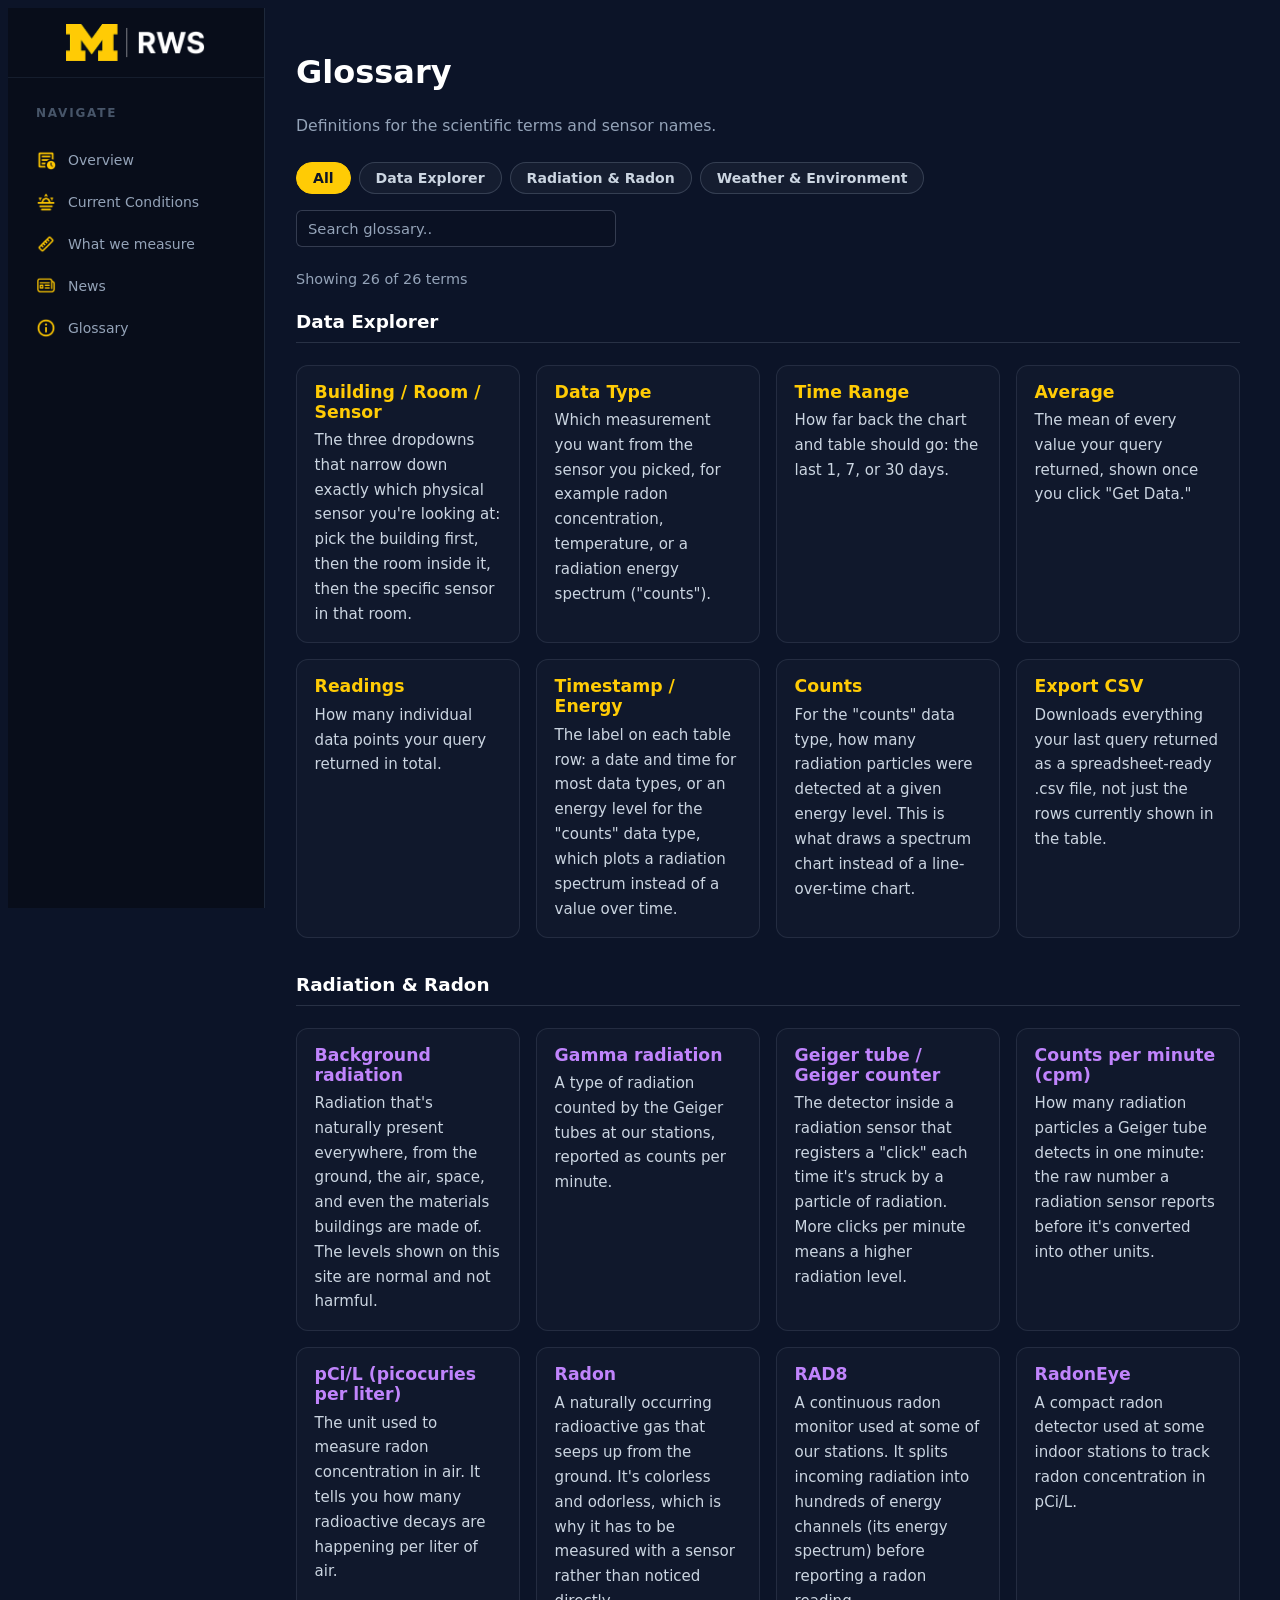
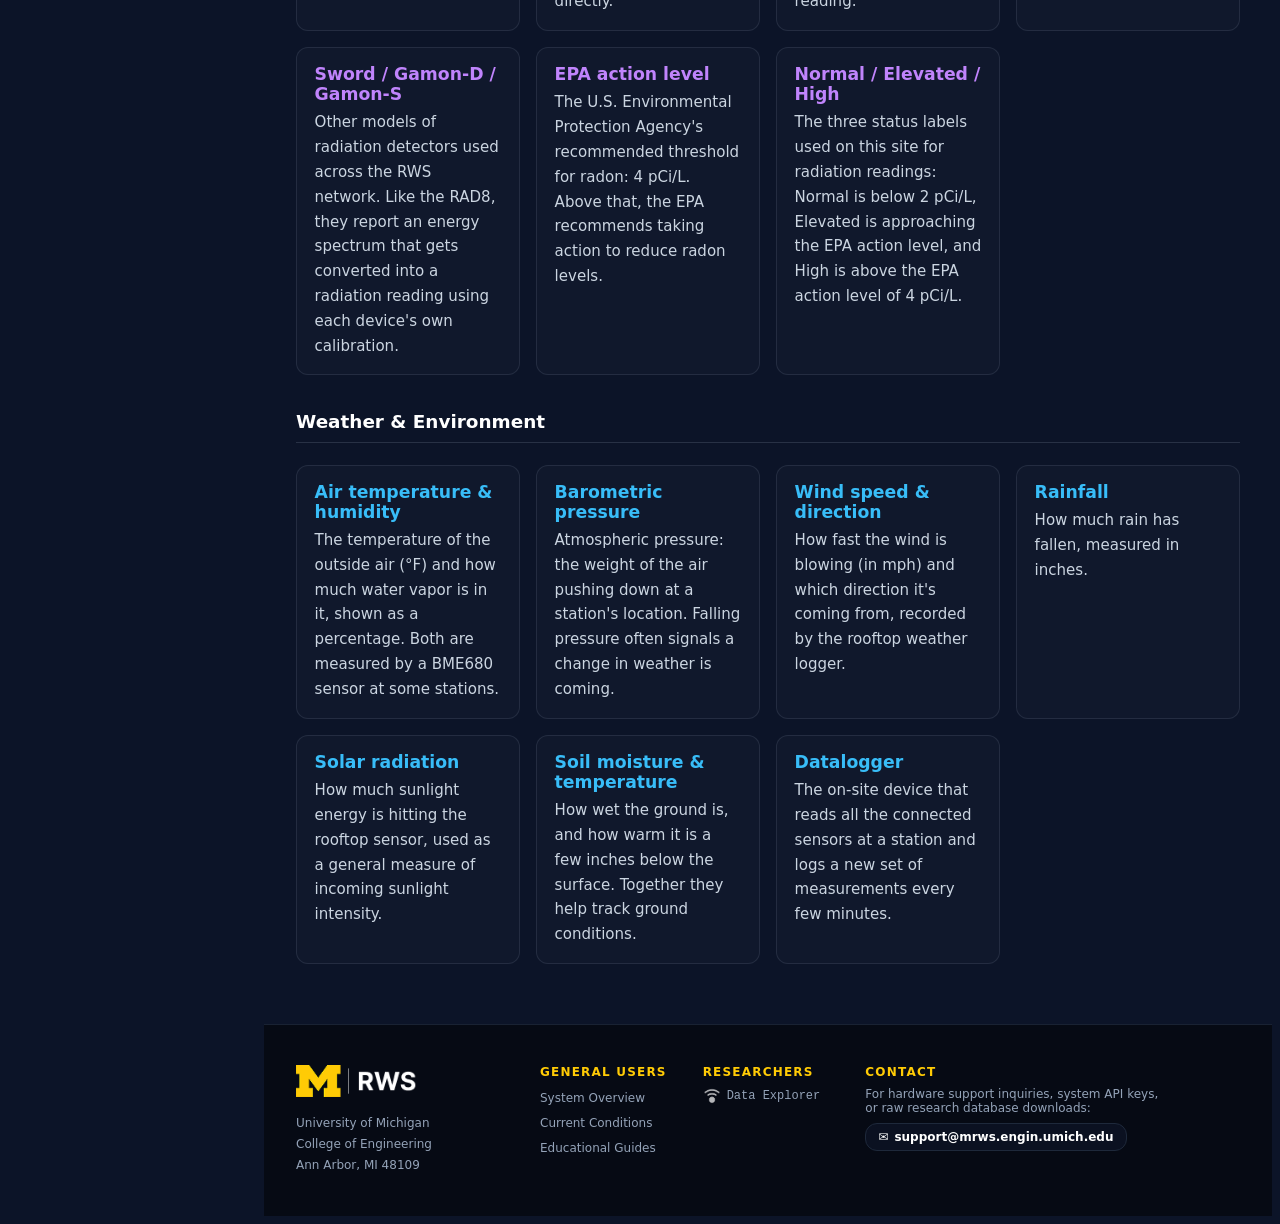
<file: public/glossary.html>
<!DOCTYPE html>
<html lang="en">
<head>
    <meta charset="UTF-8">
    <meta name="viewport" content="width=device-width, initial-scale=1.0">
    <title>MRWS - Glossary</title>
    <link rel="stylesheet" href="../styles/base.css">
    <link rel="stylesheet" href="../styles/glossary.css">
</head>
<body>

    <input type="checkbox" id="mobile-nav-checkbox" class="mobile-nav-checkbox">
    <label for="mobile-nav-checkbox" class="mobile-nav-backdrop"></label>

    <aside class="sidebar">
        <div class="sidebar-header">
            <img src="../icon/rwsbiglogo.png" alt="RWS Logo" class="sidebar-logo-img">
        </div>

        <nav class="sidebar-nav">
            <p class="sidebar-section-label">Navigate</p>

            <a href="index.html#overview" class="sidebar-link">
                <img src="../icon/overview.png" alt="Overview" class="sidebar-nav-icon"> Overview
            </a>
            <a href="index.html#conditions" class="sidebar-link">
                <img src="../icon/currentcon.png" alt="Current Conditions" class="sidebar-nav-icon"> Current Conditions
            </a>
            <a href="measures.html" class="sidebar-link"><img src="../icon/measure.png" alt="What we measure" class="sidebar-nav-icon"> What we measure</a>
            <a href="news.html"           class="sidebar-link"><img src="../icon/news.png" alt="News" class="sidebar-nav-icon"> News</a>
            <a href="glossary.html"       class="sidebar-link"><img src="../icon/about.png" alt="Glossary" class="sidebar-nav-icon"> Glossary</a>
        </nav>
    </aside>

    <div class="main-viewport">
        <header class="global-header glossary-mobile-header">
            <label for="mobile-nav-checkbox" class="mobile-nav-toggle" aria-label="Open menu"><span></span><span></span><span></span></label>
        </header>
        <main class="glossary-main">
            <h1>Glossary</h1>
            <p class="glossary-intro">
                Definitions for the scientific terms and sensor names.
            </p>

            <div class="glossary-filter-pills" role="group" aria-label="Filter by category">
                <button class="glossary-pill glossary-pill--active" data-filter="all" aria-pressed="true">All</button>
                <button class="glossary-pill" data-filter="explorer" aria-pressed="false">Data Explorer</button>
                <button class="glossary-pill" data-filter="radiation" aria-pressed="false">Radiation &amp; Radon</button>
                <button class="glossary-pill" data-filter="weather" aria-pressed="false">Weather &amp; Environment</button>
            </div>

            <label for="glossary-search" class="sr-only">Search glossary terms</label>
            <input id="glossary-search" class="glossary-search-input" type="text" placeholder="Search glossary..">
            <p class="glossary-count" id="glossary-count" aria-live="polite"></p>

            <section class="glossary-section" data-category="explorer">
                <h2 class="glossary-section-title">Data Explorer</h2>

                <div class="glossary-term">
                    <h3>Building / Room / Sensor</h3>
                    <p>The three dropdowns that narrow down exactly which physical sensor you're looking at: pick the building first, then the room inside it, then the specific sensor in that room.</p>
                </div>
                <div class="glossary-term">
                    <h3>Data Type</h3>
                    <p>Which measurement you want from the sensor you picked, for example radon concentration, temperature, or a radiation energy spectrum ("counts").</p>
                </div>
                <div class="glossary-term">
                    <h3>Time Range</h3>
                    <p>How far back the chart and table should go: the last 1, 7, or 30 days.</p>
                </div>
                <div class="glossary-term">
                    <h3>Average</h3>
                    <p>The mean of every value your query returned, shown once you click "Get Data."</p>
                </div>
                <div class="glossary-term">
                    <h3>Readings</h3>
                    <p>How many individual data points your query returned in total.</p>
                </div>
                <div class="glossary-term">
                    <h3>Timestamp / Energy</h3>
                    <p>The label on each table row: a date and time for most data types, or an energy level for the "counts" data type, which plots a radiation spectrum instead of a value over time.</p>
                </div>
                <div class="glossary-term">
                    <h3>Counts</h3>
                    <p>For the "counts" data type, how many radiation particles were detected at a given energy level. This is what draws a spectrum chart instead of a line-over-time chart.</p>
                </div>
                <div class="glossary-term">
                    <h3>Export CSV</h3>
                    <p>Downloads everything your last query returned as a spreadsheet-ready .csv file, not just the rows currently shown in the table.</p>
                </div>
            </section>

            <section class="glossary-section" data-category="radiation">
                <h2 class="glossary-section-title">Radiation &amp; Radon</h2>

                <div class="glossary-term">
                    <h3>Background radiation</h3>
                    <p>Radiation that's naturally present everywhere, from the ground, the air, space, and even the materials buildings are made of. The levels shown on this site are normal and not harmful.</p>
                </div>
                <div class="glossary-term">
                    <h3>Gamma radiation</h3>
                    <p>A type of radiation counted by the Geiger tubes at our stations, reported as counts per minute.</p>
                </div>
                <div class="glossary-term">
                    <h3>Geiger tube / Geiger counter</h3>
                    <p>The detector inside a radiation sensor that registers a "click" each time it's struck by a particle of radiation. More clicks per minute means a higher radiation level.</p>
                </div>
                <div class="glossary-term">
                    <h3>Counts per minute (cpm)</h3>
                    <p>How many radiation particles a Geiger tube detects in one minute: the raw number a radiation sensor reports before it's converted into other units.</p>
                </div>
                <div class="glossary-term">
                    <h3>pCi/L (picocuries per liter)</h3>
                    <p>The unit used to measure radon concentration in air. It tells you how many radioactive decays are happening per liter of air.</p>
                </div>
                <div class="glossary-term">
                    <h3>Radon</h3>
                    <p>A naturally occurring radioactive gas that seeps up from the ground. It's colorless and odorless, which is why it has to be measured with a sensor rather than noticed directly.</p>
                </div>
                <div class="glossary-term">
                    <h3>RAD8</h3>
                    <p>A continuous radon monitor used at some of our stations. It splits incoming radiation into hundreds of energy channels (its energy spectrum) before reporting a radon reading.</p>
                </div>
                <div class="glossary-term">
                    <h3>RadonEye</h3>
                    <p>A compact radon detector used at some indoor stations to track radon concentration in pCi/L.</p>
                </div>
                <div class="glossary-term">
                    <h3>Sword / Gamon-D / Gamon-S</h3>
                    <p>Other models of radiation detectors used across the RWS network. Like the RAD8, they report an energy spectrum that gets converted into a radiation reading using each device's own calibration.</p>
                </div>
                <div class="glossary-term">
                    <h3>EPA action level</h3>
                    <p>The U.S. Environmental Protection Agency's recommended threshold for radon: 4 pCi/L. Above that, the EPA recommends taking action to reduce radon levels.</p>
                </div>
                <div class="glossary-term">
                    <h3>Normal / Elevated / High</h3>
                    <p>The three status labels used on this site for radiation readings: Normal is below 2 pCi/L, Elevated is approaching the EPA action level, and High is above the EPA action level of 4 pCi/L.</p>
                </div>
            </section>

            <section class="glossary-section" data-category="weather">
                <h2 class="glossary-section-title">Weather &amp; Environment</h2>

                <div class="glossary-term">
                    <h3>Air temperature &amp; humidity</h3>
                    <p>The temperature of the outside air (°F) and how much water vapor is in it, shown as a percentage. Both are measured by a BME680 sensor at some stations.</p>
                </div>
                <div class="glossary-term">
                    <h3>Barometric pressure</h3>
                    <p>Atmospheric pressure: the weight of the air pushing down at a station's location. Falling pressure often signals a change in weather is coming.</p>
                </div>
                <div class="glossary-term">
                    <h3>Wind speed &amp; direction</h3>
                    <p>How fast the wind is blowing (in mph) and which direction it's coming from, recorded by the rooftop weather logger.</p>
                </div>
                <div class="glossary-term">
                    <h3>Rainfall</h3>
                    <p>How much rain has fallen, measured in inches.</p>
                </div>
                <div class="glossary-term">
                    <h3>Solar radiation</h3>
                    <p>How much sunlight energy is hitting the rooftop sensor, used as a general measure of incoming sunlight intensity.</p>
                </div>
                <div class="glossary-term">
                    <h3>Soil moisture &amp; temperature</h3>
                    <p>How wet the ground is, and how warm it is a few inches below the surface. Together they help track ground conditions.</p>
                </div>
                <div class="glossary-term">
                    <h3>Datalogger</h3>
                    <p>The on-site device that reads all the connected sensors at a station and logs a new set of measurements every few minutes.</p>
                </div>
            </section>
        </main>

        <div id="footer-placeholder"></div>
    </div>

    <script src="js/shared.js"></script>
    <script src="js/glossary.js"></script>
</body>
</html>
</file>
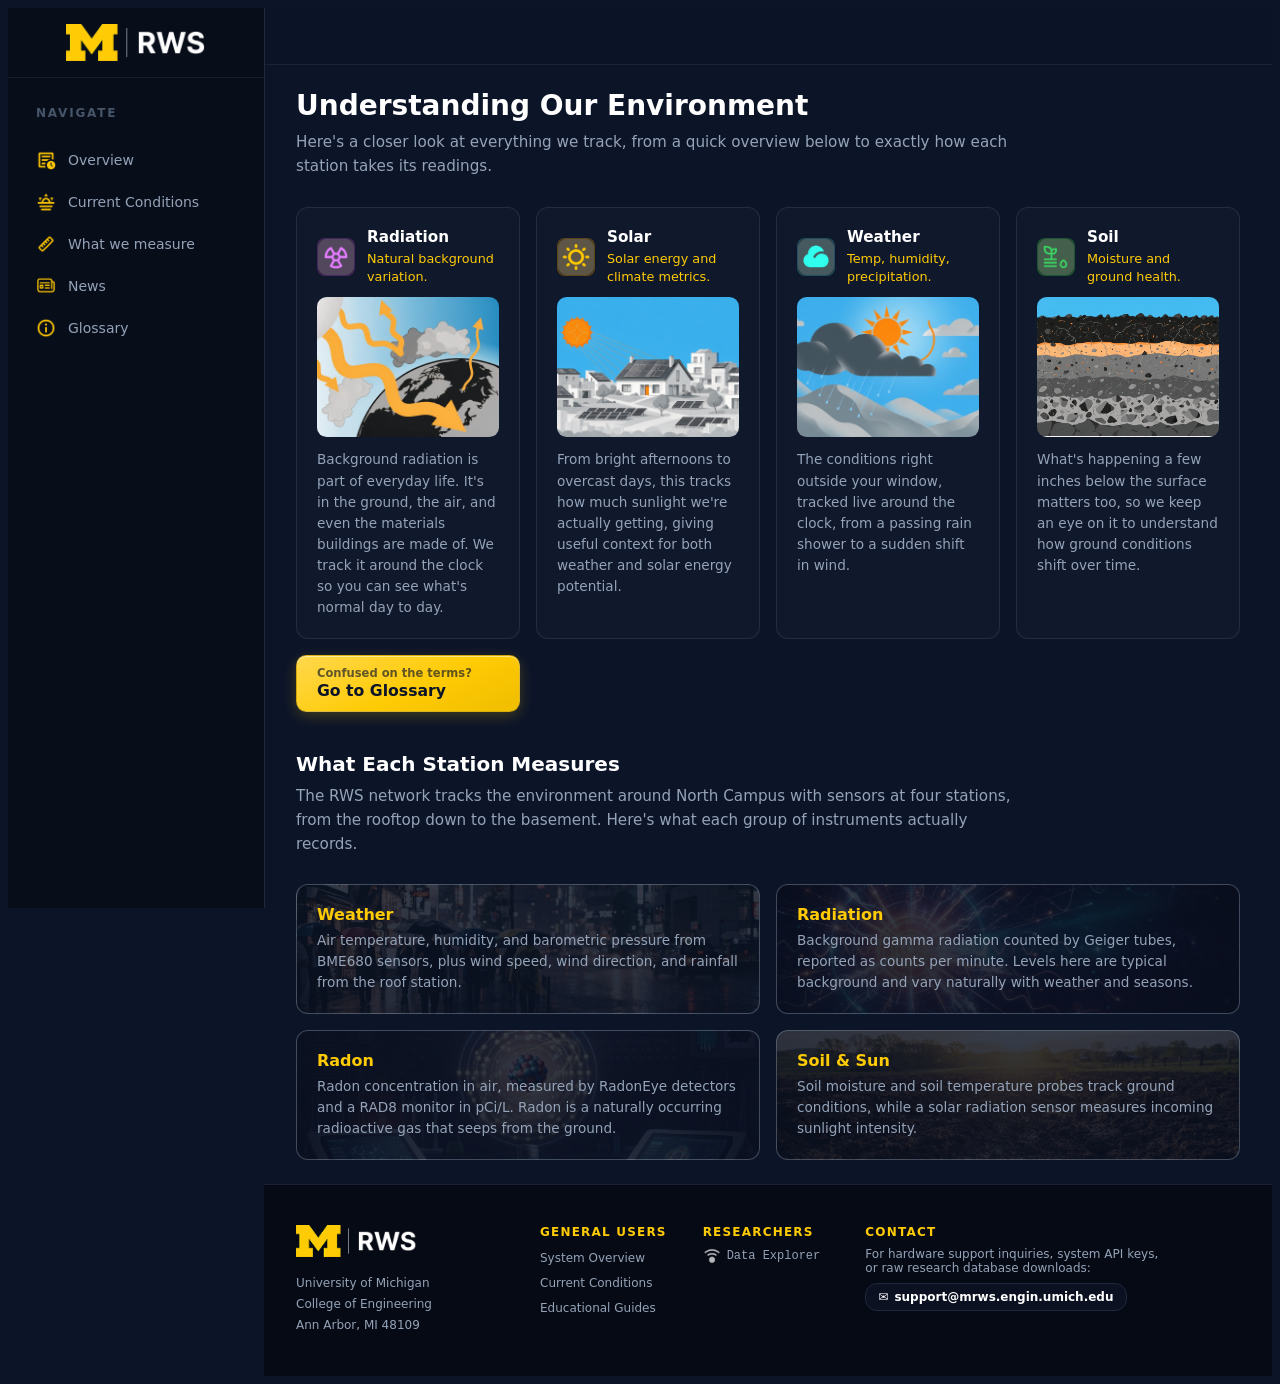
<file: public/measures.html>
<!DOCTYPE html>
<html lang="en">
<head>
    <meta charset="UTF-8">
    <meta name="viewport" content="width=device-width, initial-scale=1.0">
    <title>MRWS - What We Measure</title>
    <link rel="stylesheet" href="../styles/base.css">
    <link rel="stylesheet" href="../styles/measures.css">
    <link rel="stylesheet" href="../styles/index.css">
</head>
<body>

    <input type="checkbox" id="mobile-nav-checkbox" class="mobile-nav-checkbox">
    <label for="mobile-nav-checkbox" class="mobile-nav-backdrop"></label>

    <aside class="sidebar">
        <div class="sidebar-header">
            <img src="../icon/rwsbiglogo.png" alt="RWS Logo" class="sidebar-logo-img">
        </div>

        <nav class="sidebar-nav">
            <p class="sidebar-section-label">Navigate</p>

            <a href="index.html#overview" class="sidebar-link">
                <img src="../icon/overview.png" alt="Overview" class="sidebar-nav-icon"> Overview
            </a>
            <a href="index.html#conditions" class="sidebar-link">
                <img src="../icon/currentcon.png" alt="Current Conditions" class="sidebar-nav-icon"> Current Conditions
            </a>
            <a href="measures.html" class="sidebar-link"><img src="../icon/measure.png" alt="What we measure" class="sidebar-nav-icon"> What we measure</a>
            <a href="news.html" class="sidebar-link"><img src="../icon/news.png" alt="News" class="sidebar-nav-icon"> News</a>
            <a href="glossary.html" class="sidebar-link"><img src="../icon/about.png" alt="Glossary" class="sidebar-nav-icon"> Glossary</a>
        </nav>
    </aside>

    <div class="main-viewport">
        <header class="global-header glossary-mobile-header">
            <label for="mobile-nav-checkbox" class="mobile-nav-toggle" aria-label="Open menu"><span></span><span></span><span></span></label>
        </header>

        <main class="measures-main">
            <h1>Understanding Our Environment</h1>
            <p class="measures-intro">Here's a closer look at everything we track, from a quick overview below to exactly how each station takes its readings.</p>

            <h2 class="sr-only">Quick overview</h2>
            <div class="measures-grid">
                <div class="measures-item">
                    <div class="measures-item-header">
                        <div class="measure-icon measure-icon--rad"><img src="../icon/rad.png" alt="Radiation"></div>
                        <div>
                            <h3>Radiation</h3>
                            <p class="measures-item-subtitle">Natural background variation.</p>
                        </div>
                    </div>
                    <div class="measures-item-image">
                        <img src="images/radiation-illustration.jpg" alt="Illustration of radiation reaching Earth from the sun">
                    </div>
                    <p class="measures-item-desc">Background radiation is part of everyday life. It's in the ground, the air, and even the materials buildings are made of. We track it around the clock so you can see what's normal day to day.</p>
                </div>
                <div class="measures-item">
                    <div class="measures-item-header">
                        <div class="measure-icon measure-icon--solar"><img src="../icon/solar.png" alt="Solar"></div>
                        <div>
                            <h3>Solar</h3>
                            <p class="measures-item-subtitle">Solar energy and climate metrics.</p>
                        </div>
                    </div>
                    <div class="measures-item-image">
                        <img src="images/solar-illustration.jpg" alt="Illustration of a neighborhood with rooftop solar panels">
                    </div>
                    <p class="measures-item-desc">From bright afternoons to overcast days, this tracks how much sunlight we're actually getting, giving useful context for both weather and solar energy potential.</p>
                </div>
                <div class="measures-item">
                    <div class="measures-item-header">
                        <div class="measure-icon measure-icon--weather"><img src="../icon/cloud_under.png" alt="Weather"></div>
                        <div>
                            <h3>Weather</h3>
                            <p class="measures-item-subtitle">Temp, humidity, precipitation.</p>
                        </div>
                    </div>
                    <div class="measures-item-image">
                        <img src="images/weather-illustration.png" alt="Illustration of sun and rain clouds over mountains">
                    </div>
                    <p class="measures-item-desc">The conditions right outside your window, tracked live around the clock, from a passing rain shower to a sudden shift in wind.</p>
                </div>
                <div class="measures-item">
                    <div class="measures-item-header">
                        <div class="measure-icon measure-icon--soil"><img src="../icon/soil.png" alt="Soil"></div>
                        <div>
                            <h3>Soil</h3>
                            <p class="measures-item-subtitle">Moisture and ground health.</p>
                        </div>
                    </div>
                    <div class="measures-item-image">
                        <img src="images/soil-illustration.png" alt="Illustration of soil layers underground">
                    </div>
                    <p class="measures-item-desc">What's happening a few inches below the surface matters too, so we keep an eye on it to understand how ground conditions shift over time.</p>
                </div>
                <a href="glossary.html" class="glossary-btn">
                                <span class="glossary-btn-text">
                                    <span class="glossary-btn-question">Confused on the terms?</span>
                                    <span class="glossary-btn-cta">Go to Glossary</span>
                                </span>
                            </a>
            </div>

            <h2 class="measures-detail-heading">What Each Station Measures</h2>
            <p class="measures-intro">The RWS network tracks the environment around North Campus with sensors at four stations, from the rooftop down to the basement. Here's what each group of instruments actually records.</p>

            <div class="measures-detail-grid">
                <div class="measures-detail-card measures-detail-card--weather" id="detail-weather">
                    <h3>Weather</h3>
                    <p>Air temperature, humidity, and barometric pressure from BME680 sensors, plus wind speed, wind direction, and rainfall from the roof station.</p>
                </div>
                <div class="measures-detail-card measures-detail-card--radiation" id="detail-radiation">
                    <h3>Radiation</h3>
                    <p>Background gamma radiation counted by Geiger tubes, reported as counts per minute. Levels here are typical background and vary naturally with weather and seasons.</p>
                </div>
                <div class="measures-detail-card measures-detail-card--radon" id="detail-radon">
                    <h3>Radon</h3>
                    <p>Radon concentration in air, measured by RadonEye detectors and a RAD8 monitor in pCi/L. Radon is a naturally occurring radioactive gas that seeps from the ground.</p>
                </div>
                <div class="measures-detail-card measures-detail-card--soil-sun" id="detail-soil-sun">
                    <h3>Soil &amp; Sun</h3>
                    <p>Soil moisture and soil temperature probes track ground conditions, while a solar radiation sensor measures incoming sunlight intensity.</p>
                </div>
            </div>
        </main>

        <div id="footer-placeholder"></div>
    </div>

    <script src="js/shared.js"></script>
</body>
</html>
</file>
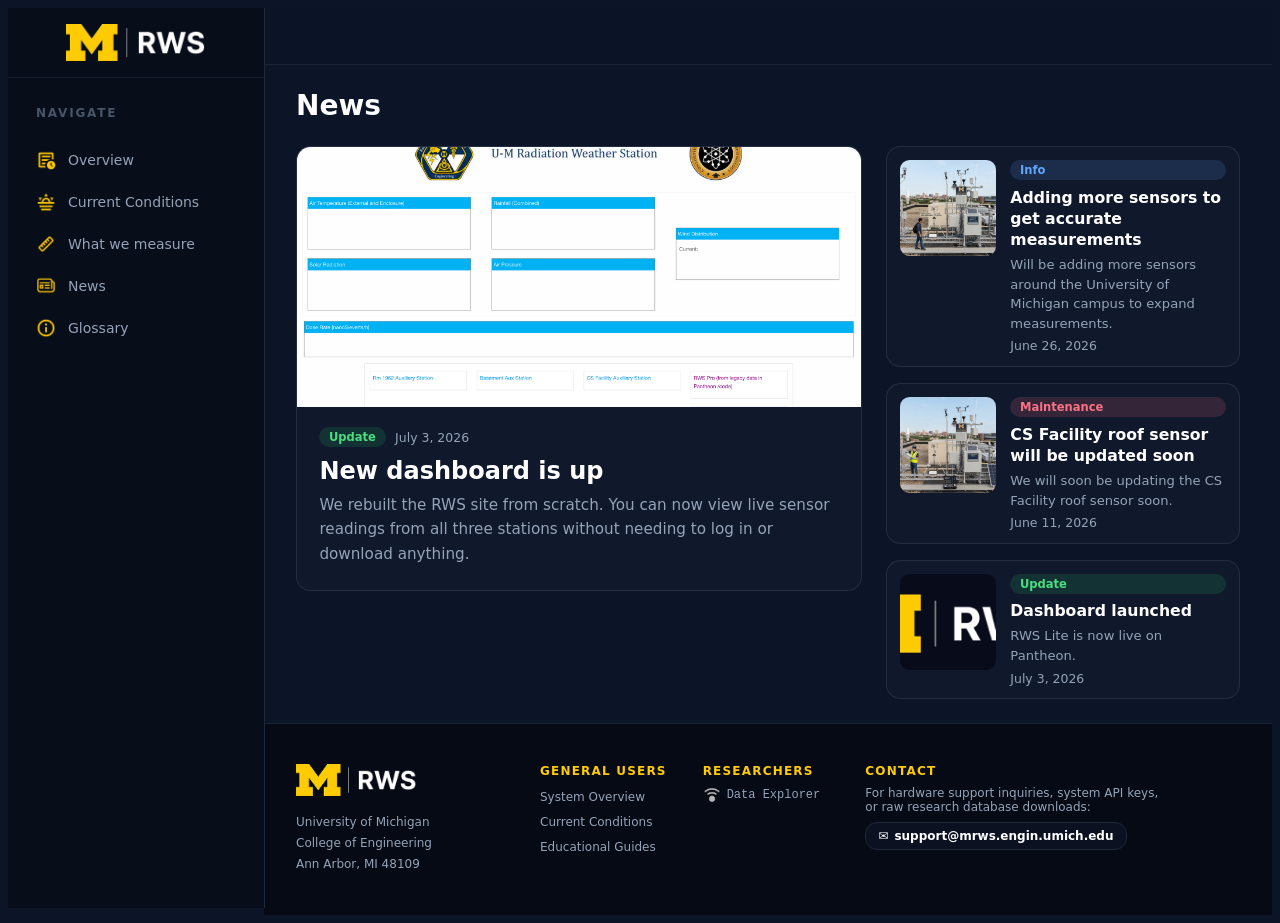
<file: public/news.html>
<!DOCTYPE html>
<html lang="en">
<head>
    <meta charset="UTF-8">
    <meta name="viewport" content="width=device-width, initial-scale=1.0">
    <title>MRWS - News</title>
    <link rel="stylesheet" href="../styles/base.css">
    <link rel="stylesheet" href="../styles/news.css">
</head>
<body>

    <input type="checkbox" id="mobile-nav-checkbox" class="mobile-nav-checkbox">
    <label for="mobile-nav-checkbox" class="mobile-nav-backdrop"></label>

    <aside class="sidebar">
        <div class="sidebar-header">
            <img src="../icon/rwsbiglogo.png" alt="RWS Logo" class="sidebar-logo-img">
        </div>

        <nav class="sidebar-nav">
            <p class="sidebar-section-label">Navigate</p>

            <a href="index.html#overview" class="sidebar-link">
                <img src="../icon/overview.png" alt="Overview" class="sidebar-nav-icon"> Overview
            </a>
            <a href="index.html#conditions" class="sidebar-link">
                <img src="../icon/currentcon.png" alt="Current Conditions" class="sidebar-nav-icon"> Current Conditions
            </a>
            <a href="measures.html" class="sidebar-link"><img src="../icon/measure.png" alt="What we measure" class="sidebar-nav-icon"> What we measure</a>
            <a href="news.html" class="sidebar-link"><img src="../icon/news.png" alt="News" class="sidebar-nav-icon"> News</a>
            <a href="glossary.html" class="sidebar-link"><img src="../icon/about.png" alt="Glossary" class="sidebar-nav-icon"> Glossary</a>
        </nav>
    </aside>

    <div class="main-viewport">
        <header class="global-header glossary-mobile-header">
            <label for="mobile-nav-checkbox" class="mobile-nav-toggle" aria-label="Open menu"><span></span><span></span><span></span></label>
        </header>

        <main class="news-main">
            <h1 class="news-title">News</h1>

            <div class="news-feature-grid">
                <article class="news-hero-card">
                    <div class="news-img-placeholder news-img-placeholder--hero">
                        <img src="images/Screenshot 2026-05-30 at 7.42.17 PM 1.png" alt="">
                    </div>
                    <div class="news-hero-body">
                        <div class="news-card-meta">
                            <span class="news-tag news-tag--update">Update</span>
                            <span class="news-card-date">July 3, 2026</span>
                        </div>
                        <h2 class="news-hero-title">New dashboard is up</h2>
                        <p class="news-hero-excerpt">We rebuilt the RWS site from scratch. You can now view live sensor readings from all three stations without needing to log in or download anything.</p>
                    </div>
                </article>

                <div class="news-side-list">
                    <article class="news-side-card">
                        <div class="news-img-placeholder news-img-placeholder--side">
                            <img src="images/Gemini_Generated_Image_4f3vh54f3vh54f3v.png" alt="">
                        </div>
                        <div class="news-side-body">
                            <span class="news-tag news-tag--info">Info</span>
                            <h3 class="news-side-title">Adding more sensors to get accurate measurements</h3>
                            <p class="news-side-excerpt">Will be adding more sensors around the University of Michigan campus to expand measurements.</p>
                            <span class="news-card-date">June 26, 2026</span>
                        </div>
                    </article>

                    <article class="news-side-card">
                        <div class="news-img-placeholder news-img-placeholder--side">
                            <img src="images/Gemini_Generated_Image_bc0c44bc0c44bc0c.png" alt="">
                        </div>
                        <div class="news-side-body">
                            <span class="news-tag news-tag--maintenance">Maintenance</span>
                            <h3 class="news-side-title">CS Facility roof sensor will be updated soon</h3>
                            <p class="news-side-excerpt">We will soon be updating the CS Facility roof sensor soon.</p>
                            <span class="news-card-date">June 11, 2026</span>
                        </div>
                    </article>

                    <article class="news-side-card">
                        <div class="news-img-placeholder news-img-placeholder--side">
                            <img src="images/rws_logo.png" alt="">
                        </div>
                        <div class="news-side-body">
                            <span class="news-tag news-tag--update">Update</span>
                            <h3 class="news-side-title">Dashboard launched</h3>
                            <p class="news-side-excerpt">RWS Lite is now live on Pantheon.</p>
                            <span class="news-card-date">July 3, 2026</span>
                        </div>
                    </article>
                </div>
            </div>

        </main>

        <div id="footer-placeholder"></div>
    </div>

    <script src="js/shared.js"></script>
</body>
</html>
</file>
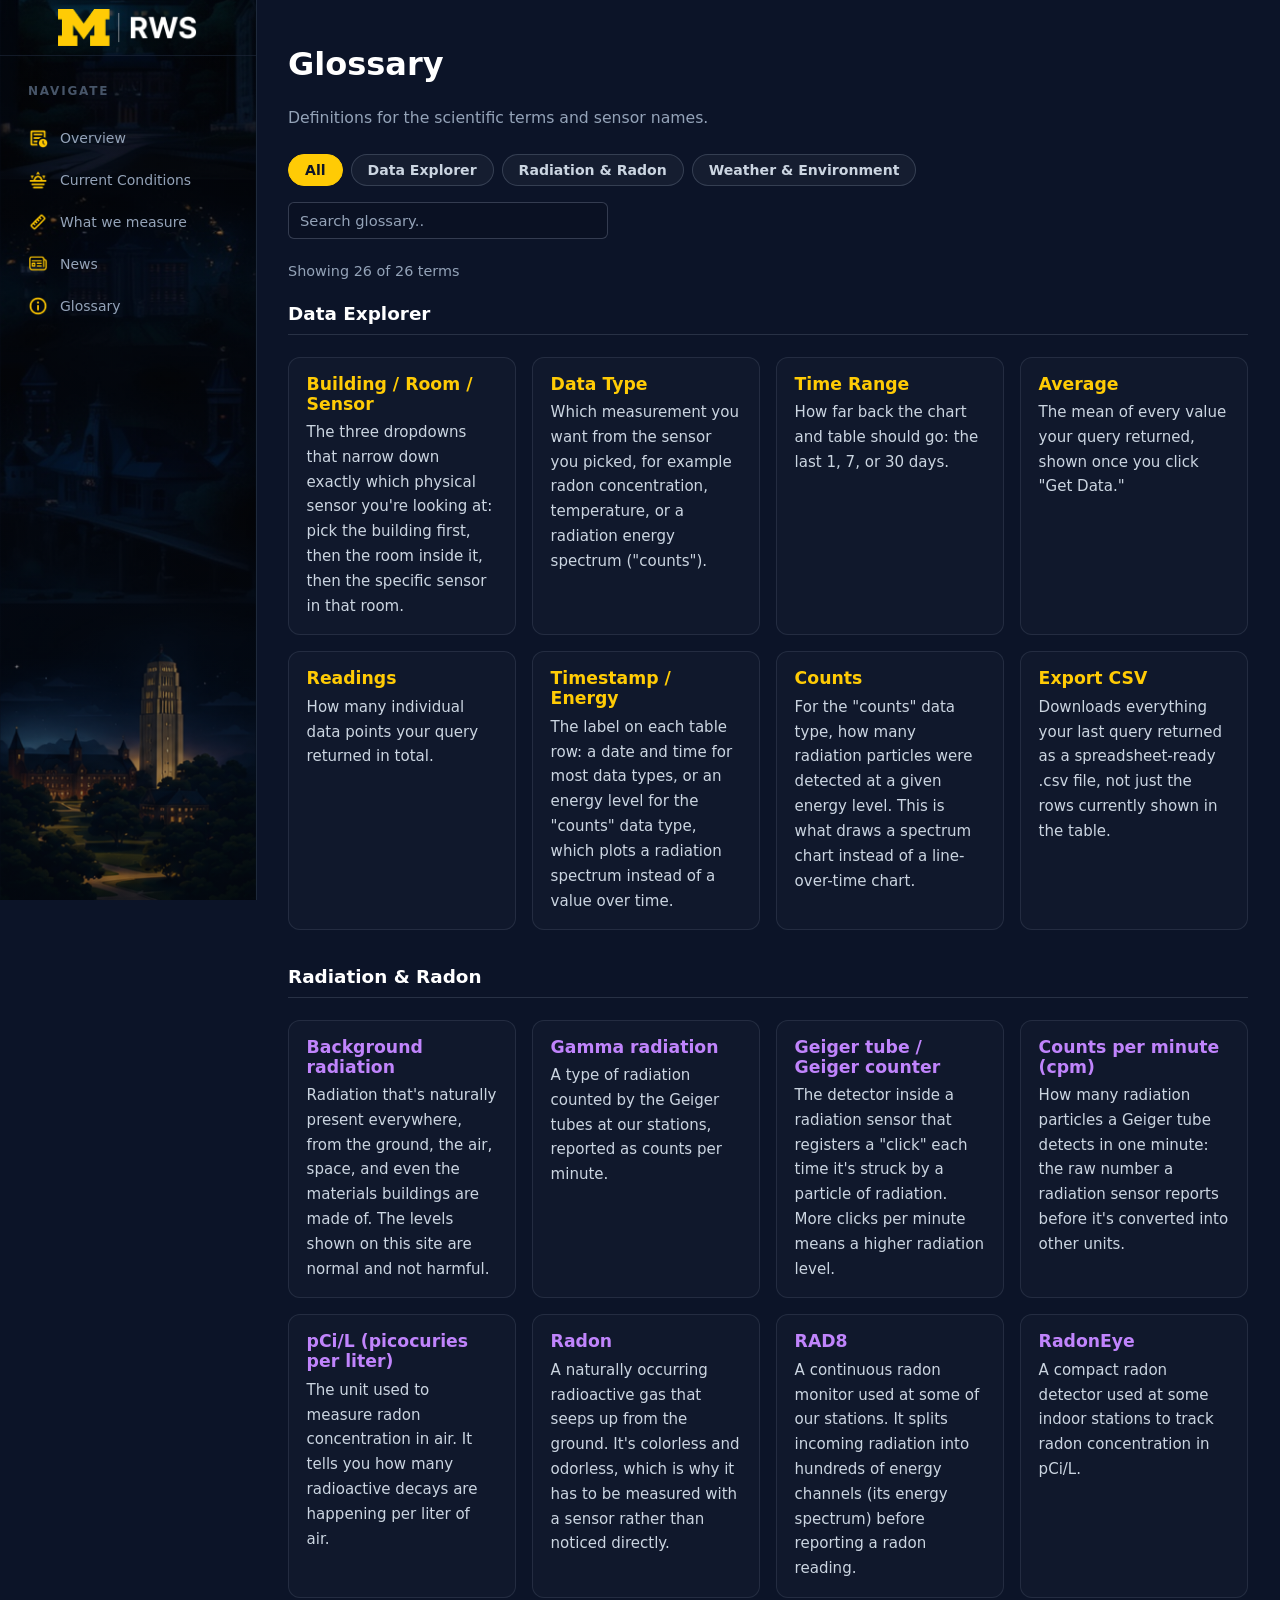
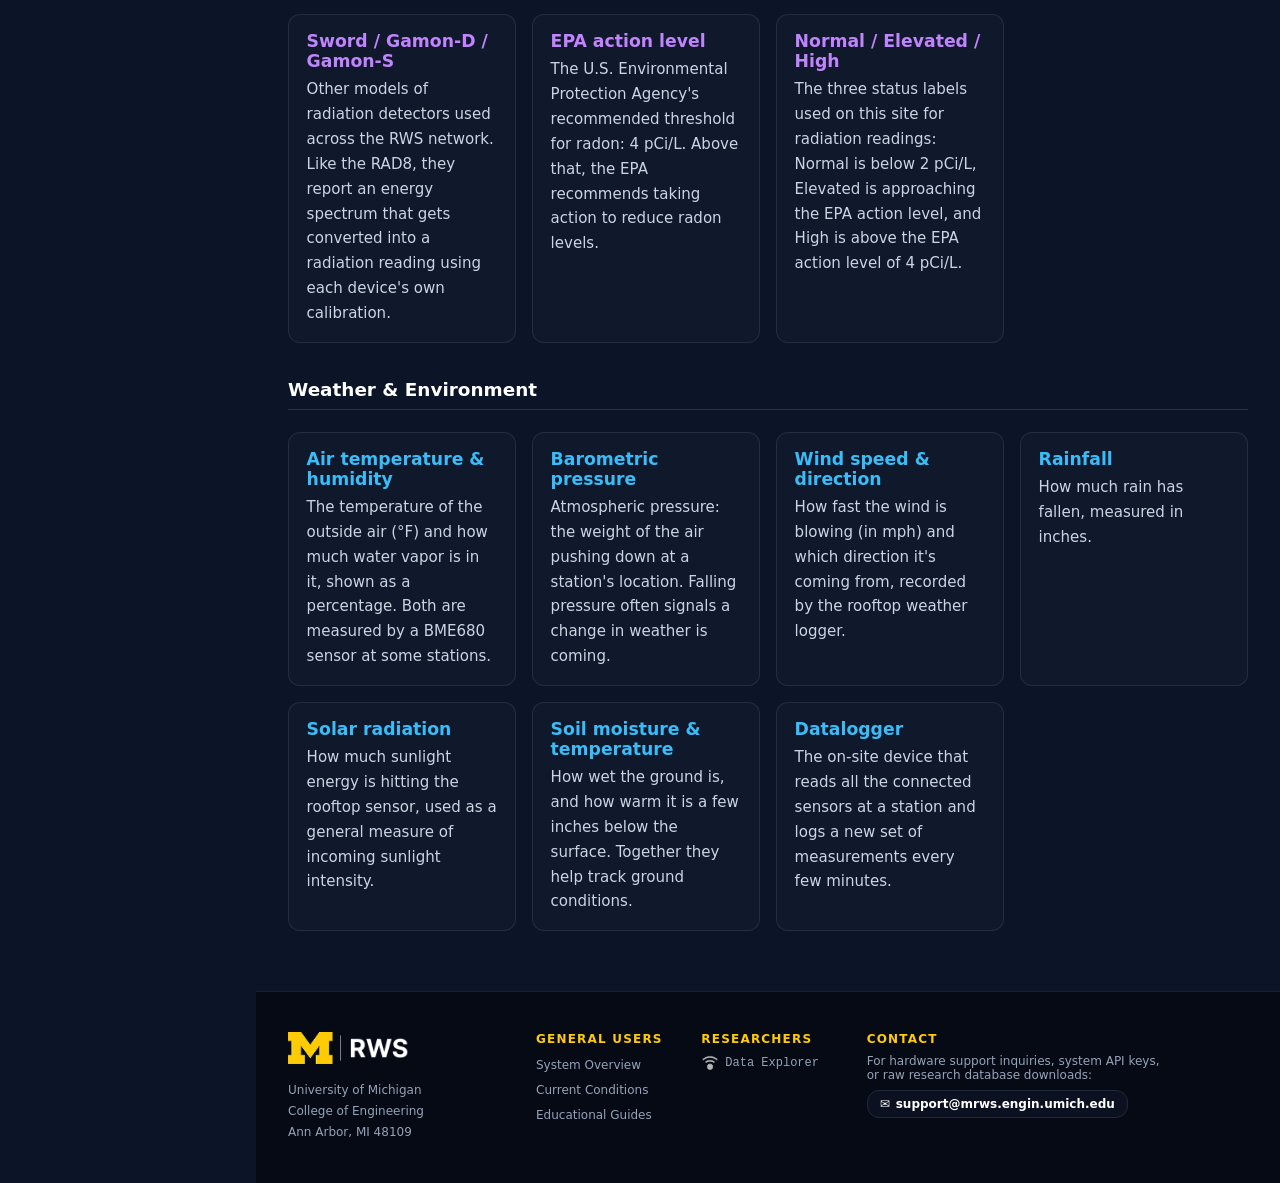
<file: rws-website/public/glossary.html>
<!DOCTYPE html>
<html lang="en">
<head>
    <meta charset="UTF-8">
    <meta name="viewport" content="width=device-width, initial-scale=1.0">
    <title>MRWS - Glossary</title>
    <link rel="stylesheet" href="../styles/base.css">
    <link rel="stylesheet" href="../styles/glossary.css">
</head>
<body>

    <input type="checkbox" id="mobile-nav-checkbox" class="mobile-nav-checkbox">
    <label for="mobile-nav-checkbox" class="mobile-nav-backdrop"></label>

    <aside class="sidebar">
        <div class="sidebar-header">
            <img src="../icon/rwsbiglogo.png" alt="RWS Logo" class="sidebar-logo-img">
        </div>

        <nav class="sidebar-nav">
            <p class="sidebar-section-label">Navigate</p>

            <a href="index.html#overview" class="sidebar-link">
                <img src="../icon/overview.png" alt="Overview" class="sidebar-nav-icon"> Overview
            </a>
            <a href="index.html#conditions" class="sidebar-link">
                <img src="../icon/currentcon.png" alt="Current Conditions" class="sidebar-nav-icon"> Current Conditions
            </a>
            <a href="measures.html" class="sidebar-link"><img src="../icon/measure.png" alt="What we measure" class="sidebar-nav-icon"> What we measure</a>
            <a href="news.html"           class="sidebar-link"><img src="../icon/news.png" alt="News" class="sidebar-nav-icon"> News</a>
            <a href="glossary.html"       class="sidebar-link"><img src="../icon/about.png" alt="Glossary" class="sidebar-nav-icon"> Glossary</a>
        </nav>
    </aside>

    <div class="main-viewport">
        <header class="global-header glossary-mobile-header">
            <label for="mobile-nav-checkbox" class="mobile-nav-toggle" aria-label="Open menu"><span></span><span></span><span></span></label>
        </header>
        <main class="glossary-main">
            <h1>Glossary</h1>
            <p class="glossary-intro">
                Definitions for the scientific terms and sensor names.
            </p>

            <div class="glossary-filter-pills" role="group" aria-label="Filter by category">
                <button class="glossary-pill glossary-pill--active" data-filter="all" aria-pressed="true">All</button>
                <button class="glossary-pill" data-filter="explorer" aria-pressed="false">Data Explorer</button>
                <button class="glossary-pill" data-filter="radiation" aria-pressed="false">Radiation &amp; Radon</button>
                <button class="glossary-pill" data-filter="weather" aria-pressed="false">Weather &amp; Environment</button>
            </div>

            <label for="glossary-search" class="sr-only">Search glossary terms</label>
            <input id="glossary-search" class="glossary-search-input" type="text" placeholder="Search glossary..">
            <p class="glossary-count" id="glossary-count" aria-live="polite"></p>

            <section class="glossary-section" data-category="explorer">
                <h2 class="glossary-section-title">Data Explorer</h2>

                <div class="glossary-term">
                    <h3>Building / Room / Sensor</h3>
                    <p>The three dropdowns that narrow down exactly which physical sensor you're looking at: pick the building first, then the room inside it, then the specific sensor in that room.</p>
                </div>
                <div class="glossary-term">
                    <h3>Data Type</h3>
                    <p>Which measurement you want from the sensor you picked, for example radon concentration, temperature, or a radiation energy spectrum ("counts").</p>
                </div>
                <div class="glossary-term">
                    <h3>Time Range</h3>
                    <p>How far back the chart and table should go: the last 1, 7, or 30 days.</p>
                </div>
                <div class="glossary-term">
                    <h3>Average</h3>
                    <p>The mean of every value your query returned, shown once you click "Get Data."</p>
                </div>
                <div class="glossary-term">
                    <h3>Readings</h3>
                    <p>How many individual data points your query returned in total.</p>
                </div>
                <div class="glossary-term">
                    <h3>Timestamp / Energy</h3>
                    <p>The label on each table row: a date and time for most data types, or an energy level for the "counts" data type, which plots a radiation spectrum instead of a value over time.</p>
                </div>
                <div class="glossary-term">
                    <h3>Counts</h3>
                    <p>For the "counts" data type, how many radiation particles were detected at a given energy level. This is what draws a spectrum chart instead of a line-over-time chart.</p>
                </div>
                <div class="glossary-term">
                    <h3>Export CSV</h3>
                    <p>Downloads everything your last query returned as a spreadsheet-ready .csv file, not just the rows currently shown in the table.</p>
                </div>
            </section>

            <section class="glossary-section" data-category="radiation">
                <h2 class="glossary-section-title">Radiation &amp; Radon</h2>

                <div class="glossary-term">
                    <h3>Background radiation</h3>
                    <p>Radiation that's naturally present everywhere, from the ground, the air, space, and even the materials buildings are made of. The levels shown on this site are normal and not harmful.</p>
                </div>
                <div class="glossary-term">
                    <h3>Gamma radiation</h3>
                    <p>A type of radiation counted by the Geiger tubes at our stations, reported as counts per minute.</p>
                </div>
                <div class="glossary-term">
                    <h3>Geiger tube / Geiger counter</h3>
                    <p>The detector inside a radiation sensor that registers a "click" each time it's struck by a particle of radiation. More clicks per minute means a higher radiation level.</p>
                </div>
                <div class="glossary-term">
                    <h3>Counts per minute (cpm)</h3>
                    <p>How many radiation particles a Geiger tube detects in one minute: the raw number a radiation sensor reports before it's converted into other units.</p>
                </div>
                <div class="glossary-term">
                    <h3>pCi/L (picocuries per liter)</h3>
                    <p>The unit used to measure radon concentration in air. It tells you how many radioactive decays are happening per liter of air.</p>
                </div>
                <div class="glossary-term">
                    <h3>Radon</h3>
                    <p>A naturally occurring radioactive gas that seeps up from the ground. It's colorless and odorless, which is why it has to be measured with a sensor rather than noticed directly.</p>
                </div>
                <div class="glossary-term">
                    <h3>RAD8</h3>
                    <p>A continuous radon monitor used at some of our stations. It splits incoming radiation into hundreds of energy channels (its energy spectrum) before reporting a radon reading.</p>
                </div>
                <div class="glossary-term">
                    <h3>RadonEye</h3>
                    <p>A compact radon detector used at some indoor stations to track radon concentration in pCi/L.</p>
                </div>
                <div class="glossary-term">
                    <h3>Sword / Gamon-D / Gamon-S</h3>
                    <p>Other models of radiation detectors used across the RWS network. Like the RAD8, they report an energy spectrum that gets converted into a radiation reading using each device's own calibration.</p>
                </div>
                <div class="glossary-term">
                    <h3>EPA action level</h3>
                    <p>The U.S. Environmental Protection Agency's recommended threshold for radon: 4 pCi/L. Above that, the EPA recommends taking action to reduce radon levels.</p>
                </div>
                <div class="glossary-term">
                    <h3>Normal / Elevated / High</h3>
                    <p>The three status labels used on this site for radiation readings: Normal is below 2 pCi/L, Elevated is approaching the EPA action level, and High is above the EPA action level of 4 pCi/L.</p>
                </div>
            </section>

            <section class="glossary-section" data-category="weather">
                <h2 class="glossary-section-title">Weather &amp; Environment</h2>

                <div class="glossary-term">
                    <h3>Air temperature &amp; humidity</h3>
                    <p>The temperature of the outside air (°F) and how much water vapor is in it, shown as a percentage. Both are measured by a BME680 sensor at some stations.</p>
                </div>
                <div class="glossary-term">
                    <h3>Barometric pressure</h3>
                    <p>Atmospheric pressure: the weight of the air pushing down at a station's location. Falling pressure often signals a change in weather is coming.</p>
                </div>
                <div class="glossary-term">
                    <h3>Wind speed &amp; direction</h3>
                    <p>How fast the wind is blowing (in mph) and which direction it's coming from, recorded by the rooftop weather logger.</p>
                </div>
                <div class="glossary-term">
                    <h3>Rainfall</h3>
                    <p>How much rain has fallen, measured in inches.</p>
                </div>
                <div class="glossary-term">
                    <h3>Solar radiation</h3>
                    <p>How much sunlight energy is hitting the rooftop sensor, used as a general measure of incoming sunlight intensity.</p>
                </div>
                <div class="glossary-term">
                    <h3>Soil moisture &amp; temperature</h3>
                    <p>How wet the ground is, and how warm it is a few inches below the surface. Together they help track ground conditions.</p>
                </div>
                <div class="glossary-term">
                    <h3>Datalogger</h3>
                    <p>The on-site device that reads all the connected sensors at a station and logs a new set of measurements every few minutes.</p>
                </div>
            </section>
        </main>

        <div id="footer-placeholder"></div>
    </div>

    <script src="js/page-utils.js"></script>
    <script src="js/glossary.js"></script>
</body>
</html>
</file>
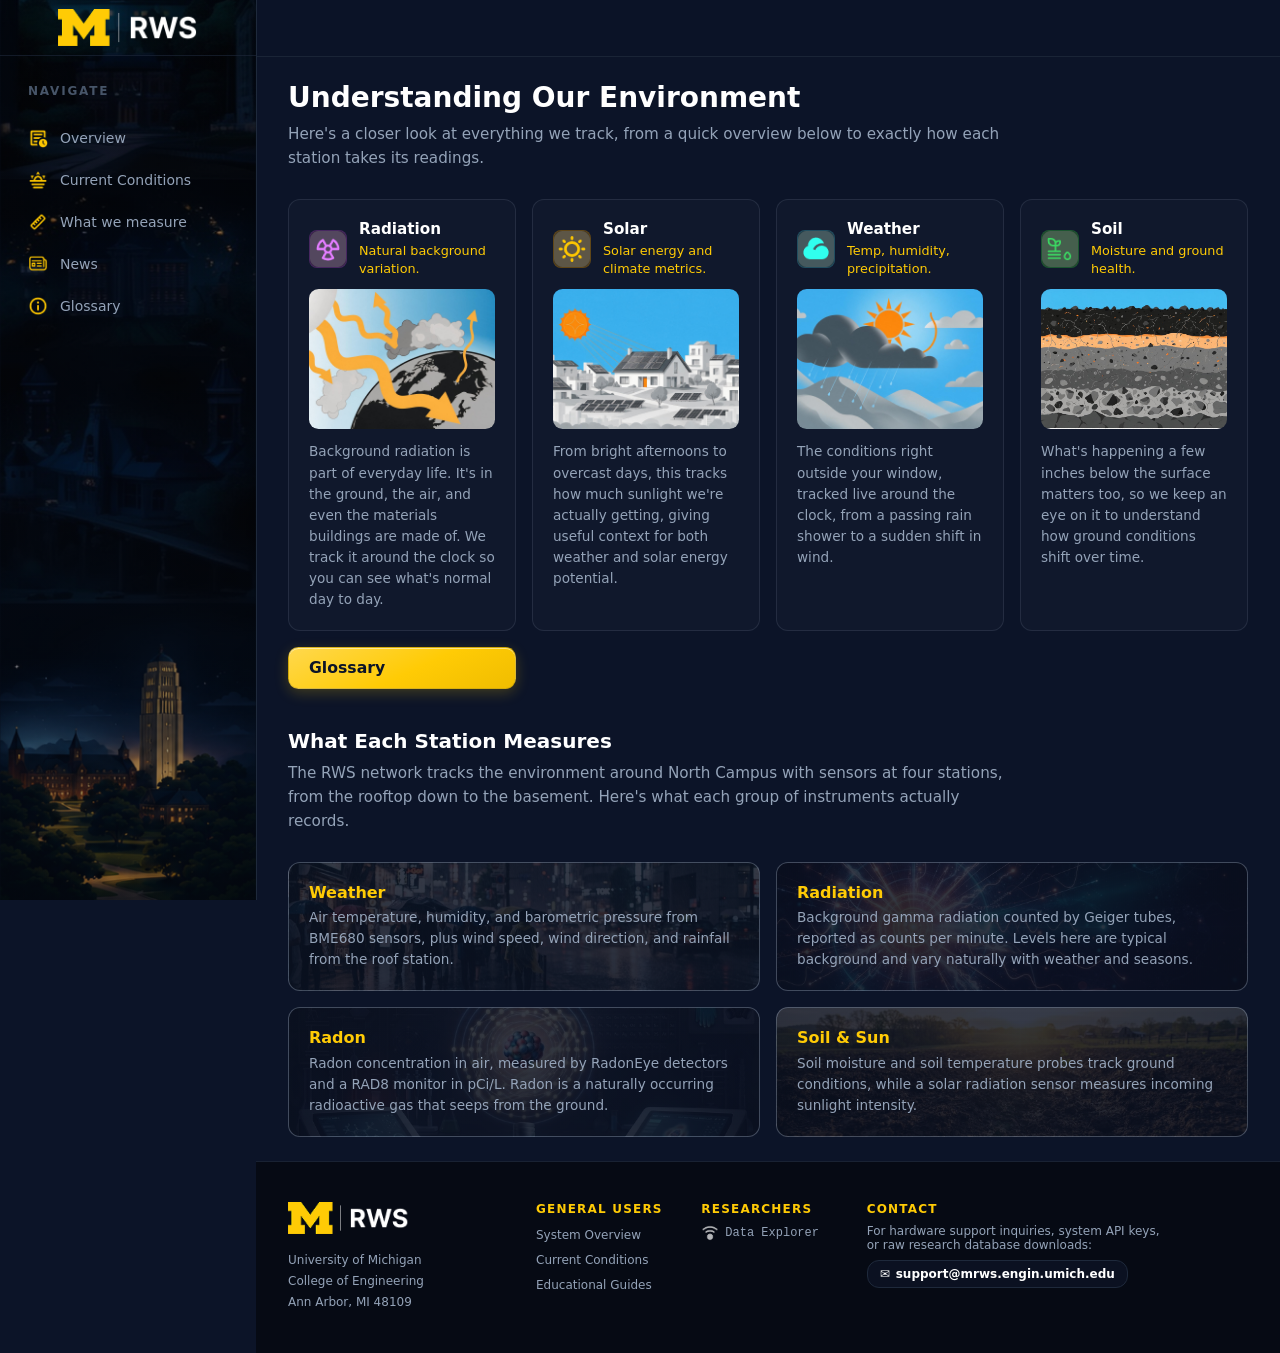
<file: rws-website/public/measures.html>
<!DOCTYPE html>
<html lang="en">
<head>
    <meta charset="UTF-8">
    <meta name="viewport" content="width=device-width, initial-scale=1.0">
    <title>MRWS - What We Measure</title>
    <link rel="stylesheet" href="../styles/base.css">
    <link rel="stylesheet" href="../styles/measures.css">
    <link rel="stylesheet" href="../styles/index.css">
</head>
<body>

    <input type="checkbox" id="mobile-nav-checkbox" class="mobile-nav-checkbox">
    <label for="mobile-nav-checkbox" class="mobile-nav-backdrop"></label>

    <aside class="sidebar">
        <div class="sidebar-header">
            <img src="../icon/rwsbiglogo.png" alt="RWS Logo" class="sidebar-logo-img">
        </div>

        <nav class="sidebar-nav">
            <p class="sidebar-section-label">Navigate</p>

            <a href="index.html#overview" class="sidebar-link">
                <img src="../icon/overview.png" alt="Overview" class="sidebar-nav-icon"> Overview
            </a>
            <a href="index.html#conditions" class="sidebar-link">
                <img src="../icon/currentcon.png" alt="Current Conditions" class="sidebar-nav-icon"> Current Conditions
            </a>
            <a href="measures.html" class="sidebar-link"><img src="../icon/measure.png" alt="What we measure" class="sidebar-nav-icon"> What we measure</a>
            <a href="news.html" class="sidebar-link"><img src="../icon/news.png" alt="News" class="sidebar-nav-icon"> News</a>
            <a href="glossary.html" class="sidebar-link"><img src="../icon/about.png" alt="Glossary" class="sidebar-nav-icon"> Glossary</a>
        </nav>
    </aside>

    <div class="main-viewport">
        <header class="global-header glossary-mobile-header">
            <label for="mobile-nav-checkbox" class="mobile-nav-toggle" aria-label="Open menu"><span></span><span></span><span></span></label>
        </header>

        <main class="measures-main">
            <h1>Understanding Our Environment</h1>
            <p class="measures-intro">Here's a closer look at everything we track, from a quick overview below to exactly how each station takes its readings.</p>

            <h2 class="sr-only">Quick overview</h2>
            <div class="measures-grid">
                <div class="measures-item">
                    <div class="measures-item-header">
                        <div class="measure-icon measure-icon--rad"><img src="../icon/rad.png" alt="Radiation"></div>
                        <div>
                            <h3>Radiation</h3>
                            <p class="measures-item-subtitle">Natural background variation.</p>
                        </div>
                    </div>
                    <div class="measures-item-image">
                        <img src="images/radiation-illustration.jpg" alt="Illustration of radiation reaching Earth from the sun">
                    </div>
                    <p class="measures-item-desc">Background radiation is part of everyday life. It's in the ground, the air, and even the materials buildings are made of. We track it around the clock so you can see what's normal day to day.</p>
                </div>
                <div class="measures-item">
                    <div class="measures-item-header">
                        <div class="measure-icon measure-icon--solar"><img src="../icon/solar.png" alt="Solar"></div>
                        <div>
                            <h3>Solar</h3>
                            <p class="measures-item-subtitle">Solar energy and climate metrics.</p>
                        </div>
                    </div>
                    <div class="measures-item-image">
                        <img src="images/solar-illustration.jpg" alt="Illustration of a neighborhood with rooftop solar panels">
                    </div>
                    <p class="measures-item-desc">From bright afternoons to overcast days, this tracks how much sunlight we're actually getting, giving useful context for both weather and solar energy potential.</p>
                </div>
                <div class="measures-item">
                    <div class="measures-item-header">
                        <div class="measure-icon measure-icon--weather"><img src="../icon/cloud_under.png" alt="Weather"></div>
                        <div>
                            <h3>Weather</h3>
                            <p class="measures-item-subtitle">Temp, humidity, precipitation.</p>
                        </div>
                    </div>
                    <div class="measures-item-image">
                        <img src="images/weather-illustration.png" alt="Illustration of sun and rain clouds over mountains">
                    </div>
                    <p class="measures-item-desc">The conditions right outside your window, tracked live around the clock, from a passing rain shower to a sudden shift in wind.</p>
                </div>
                <div class="measures-item">
                    <div class="measures-item-header">
                        <div class="measure-icon measure-icon--soil"><img src="../icon/soil.png" alt="Soil"></div>
                        <div>
                            <h3>Soil</h3>
                            <p class="measures-item-subtitle">Moisture and ground health.</p>
                        </div>
                    </div>
                    <div class="measures-item-image">
                        <img src="images/soil-illustration.png" alt="Illustration of soil layers underground">
                    </div>
                    <p class="measures-item-desc">What's happening a few inches below the surface matters too, so we keep an eye on it to understand how ground conditions shift over time.</p>
                </div>
                <a href="glossary.html" class="glossary-btn">
                    <span class="glossary-btn-text">
                        <span class="glossary-btn-cta">Glossary</span>
                    </span>
                </a>
            </div>

            <h2 class="measures-detail-heading">What Each Station Measures</h2>
            <p class="measures-intro">The RWS network tracks the environment around North Campus with sensors at four stations, from the rooftop down to the basement. Here's what each group of instruments actually records.</p>

            <div class="measures-detail-grid">
                <div class="measures-detail-card measures-detail-card--weather" id="detail-weather">
                    <h3>Weather</h3>
                    <p>Air temperature, humidity, and barometric pressure from BME680 sensors, plus wind speed, wind direction, and rainfall from the roof station.</p>
                </div>
                <div class="measures-detail-card measures-detail-card--radiation" id="detail-radiation">
                    <h3>Radiation</h3>
                    <p>Background gamma radiation counted by Geiger tubes, reported as counts per minute. Levels here are typical background and vary naturally with weather and seasons.</p>
                </div>
                <div class="measures-detail-card measures-detail-card--radon" id="detail-radon">
                    <h3>Radon</h3>
                    <p>Radon concentration in air, measured by RadonEye detectors and a RAD8 monitor in pCi/L. Radon is a naturally occurring radioactive gas that seeps from the ground.</p>
                </div>
                <div class="measures-detail-card measures-detail-card--soil-sun" id="detail-soil-sun">
                    <h3>Soil &amp; Sun</h3>
                    <p>Soil moisture and soil temperature probes track ground conditions, while a solar radiation sensor measures incoming sunlight intensity.</p>
                </div>
            </div>
        </main>

        <div id="footer-placeholder"></div>
    </div>

    <script src="js/page-utils.js"></script>
</body>
</html>
</file>
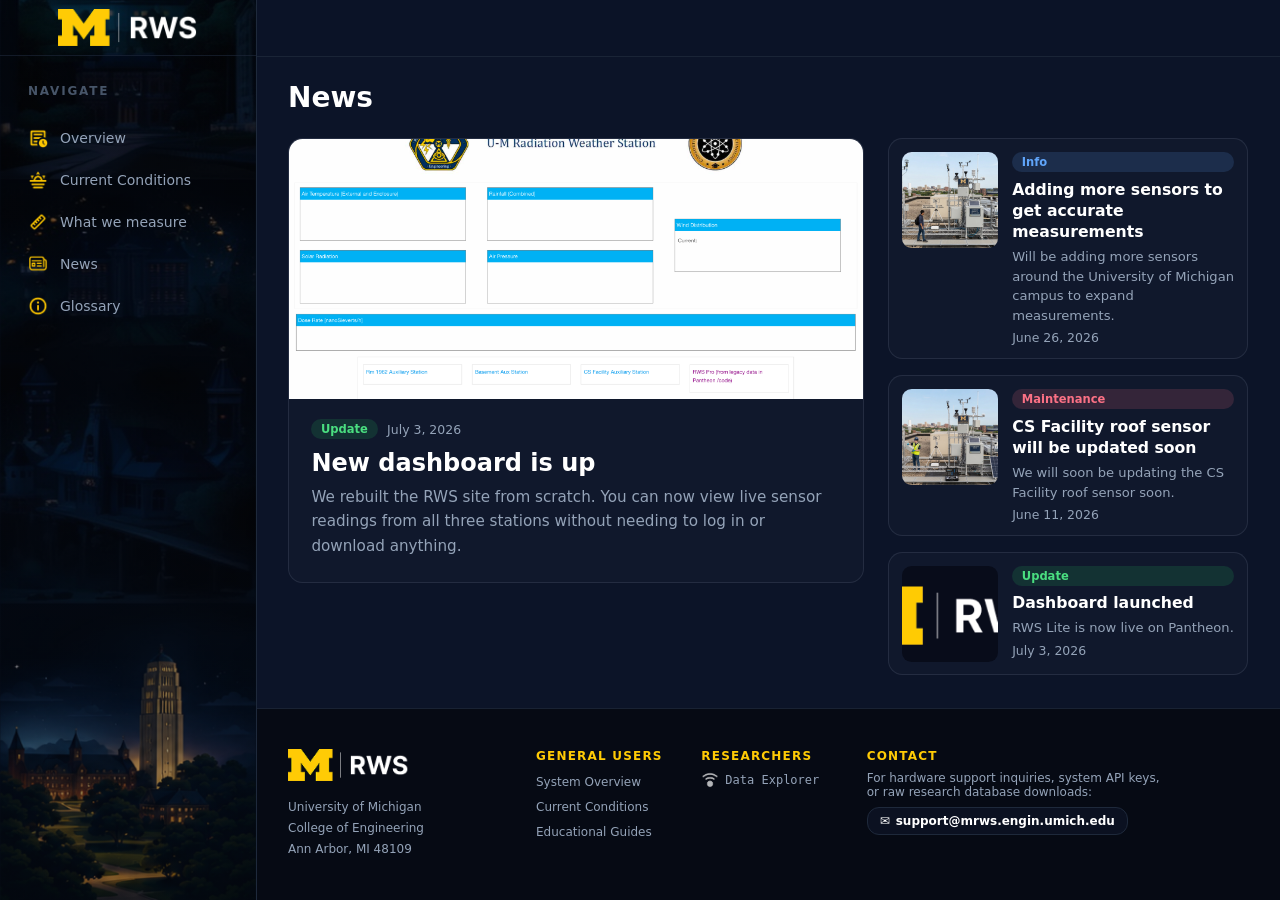
<file: rws-website/public/news.html>
<!DOCTYPE html>
<html lang="en">
<head>
    <meta charset="UTF-8">
    <meta name="viewport" content="width=device-width, initial-scale=1.0">
    <title>MRWS - News</title>
    <link rel="stylesheet" href="../styles/base.css">
    <link rel="stylesheet" href="../styles/news.css">
</head>
<body>

    <input type="checkbox" id="mobile-nav-checkbox" class="mobile-nav-checkbox">
    <label for="mobile-nav-checkbox" class="mobile-nav-backdrop"></label>

    <aside class="sidebar">
        <div class="sidebar-header">
            <img src="../icon/rwsbiglogo.png" alt="RWS Logo" class="sidebar-logo-img">
        </div>

        <nav class="sidebar-nav">
            <p class="sidebar-section-label">Navigate</p>

            <a href="index.html#overview" class="sidebar-link">
                <img src="../icon/overview.png" alt="Overview" class="sidebar-nav-icon"> Overview
            </a>
            <a href="index.html#conditions" class="sidebar-link">
                <img src="../icon/currentcon.png" alt="Current Conditions" class="sidebar-nav-icon"> Current Conditions
            </a>
            <a href="measures.html" class="sidebar-link"><img src="../icon/measure.png" alt="What we measure" class="sidebar-nav-icon"> What we measure</a>
            <a href="news.html" class="sidebar-link"><img src="../icon/news.png" alt="News" class="sidebar-nav-icon"> News</a>
            <a href="glossary.html" class="sidebar-link"><img src="../icon/about.png" alt="Glossary" class="sidebar-nav-icon"> Glossary</a>
        </nav>
    </aside>

    <div class="main-viewport">
        <header class="global-header glossary-mobile-header">
            <label for="mobile-nav-checkbox" class="mobile-nav-toggle" aria-label="Open menu"><span></span><span></span><span></span></label>
        </header>

        <main class="news-main">
            <h1 class="news-title">News</h1>

            <div class="news-feature-grid">
                <article class="news-hero-card">
                    <div class="news-img-placeholder news-img-placeholder--hero">
                        <img src="images/Screenshot 2026-05-30 at 7.42.17 PM 1.png" alt="">
                    </div>
                    <div class="news-hero-body">
                        <div class="news-card-meta">
                            <span class="news-tag news-tag--update">Update</span>
                            <span class="news-card-date">July 3, 2026</span>
                        </div>
                        <h2 class="news-hero-title">New dashboard is up</h2>
                        <p class="news-hero-excerpt">We rebuilt the RWS site from scratch. You can now view live sensor readings from all three stations without needing to log in or download anything.</p>
                    </div>
                </article>

                <div class="news-side-list">
                    <article class="news-side-card">
                        <div class="news-img-placeholder news-img-placeholder--side">
                            <img src="images/Gemini_Generated_Image_4f3vh54f3vh54f3v.png" alt="">
                        </div>
                        <div class="news-side-body">
                            <span class="news-tag news-tag--info">Info</span>
                            <h3 class="news-side-title">Adding more sensors to get accurate measurements</h3>
                            <p class="news-side-excerpt">Will be adding more sensors around the University of Michigan campus to expand measurements.</p>
                            <span class="news-card-date">June 26, 2026</span>
                        </div>
                    </article>

                    <article class="news-side-card">
                        <div class="news-img-placeholder news-img-placeholder--side">
                            <img src="images/Gemini_Generated_Image_bc0c44bc0c44bc0c.png" alt="">
                        </div>
                        <div class="news-side-body">
                            <span class="news-tag news-tag--maintenance">Maintenance</span>
                            <h3 class="news-side-title">CS Facility roof sensor will be updated soon</h3>
                            <p class="news-side-excerpt">We will soon be updating the CS Facility roof sensor soon.</p>
                            <span class="news-card-date">June 11, 2026</span>
                        </div>
                    </article>

                    <article class="news-side-card">
                        <div class="news-img-placeholder news-img-placeholder--side">
                            <img src="images/rws_logo.png" alt="">
                        </div>
                        <div class="news-side-body">
                            <span class="news-tag news-tag--update">Update</span>
                            <h3 class="news-side-title">Dashboard launched</h3>
                            <p class="news-side-excerpt">RWS Lite is now live on Pantheon.</p>
                            <span class="news-card-date">July 3, 2026</span>
                        </div>
                    </article>
                </div>
            </div>

        </main>

        <div id="footer-placeholder"></div>
    </div>

    <script src="js/page-utils.js"></script>
</body>
</html>
</file>
<file: styles/base.css>
/* base css, used to be 3 files, merged them */

/* base setup + theme variables */

.hidden { display: none !important; }

/* Scale up the whole UI on large monitors */
@media (min-width: 1920px) {
    body { zoom: 1.25; }
}
@media (min-width: 2560px) {
    body { zoom: 1.5; }
}

body {
    background-color: #0c1428; 
    color: #e5e7eb; 
    font-family: system-ui, -apple-system, BlinkMacSystemFont, 'Segoe UI', Roboto, sans-serif; 
    min-height: 100vh;
    display: flex;
}

/* main content area */

.main-viewport {
    flex: 1 1 0%;
    padding-left: 16rem;
    display: flex;
    flex-direction: column;
    min-height: 100vh;
}

/* Global Top Navigation Bar */
.global-header {
    position: sticky;
    top: 0;
    z-index: 20;
    height: 3.5rem;
    background-color: rgba(12, 20, 40, 0.95);
    backdrop-filter: blur(8px);
    border-bottom: 1px solid rgba(30, 41, 59, 0.8);
    padding: 0 2rem;
    display: flex;
    align-items: center;
    justify-content: space-between;
}

.header-left, .header-right {
    display: flex;
    align-items: center;
    gap: 1rem;
}

.network-badge {
    display: flex;
    align-items: center;
    gap: 0.5rem;
    background-color: rgba(16, 185, 129, 0.1);
    border: 1px solid rgba(16, 185, 129, 0.2);
    padding: 0.25rem 0.75rem;
    border-radius: 9999px;
    font-size: 0.75rem;
    color: #34d399;
    font-weight: 500;
}

.network-ping-dot {
    width: 0.375rem;
    height: 0.375rem;
    background-color: #34d399;
    border-radius: 59px;
    animation: ping 1s cubic-bezier(0, 0, 0.2, 1) infinite;
}

.live-clock {
    font-size: 0.75rem;
    font-family: monospace;
    color: #94a3b8;
}

.local-weather-pill {
    display: flex;
    align-items: center;
    gap: 0.5rem;
    font-size: 0.75rem;
    font-weight: 500;
    color: #e2e8f0;
    background-color: rgba(15, 23, 42, 0.6);
    border: 1px solid #1e293b;
    padding: 0.375rem 0.75rem;
    border-radius: 0.75rem;
}

.local-weather-pill .separator {
    width: 0.25rem;
    height: 0.25rem;
    background-color: #334155;
    border-radius: 9999px;
}

.local-weather-pill .temp-highlight {
    color: #ffcb05;
    font-weight: 700;
}

/* workspace metrics */

.workspace-container {
    flex: 1 1 0%;
    padding: 2rem;
    max-width: 1600px;
    width: 100%;
    margin: 0 auto;
    box-sizing: border-box;
}

/* Hero Station Identity Graphic Strip */
.station-hero-banner {
    display: flex;
    align-items: center;
    justify-content: space-between;
    border-bottom: 1px solid rgba(30, 41, 59, 0.6);
    padding: 1.5rem;
    border-radius: 1rem;
    margin-bottom: 2.5rem;
    background-image: linear-gradient(rgba(10, 16, 32, 0.75), rgba(10, 16, 32, 0.85)), url('../public/images/umich-winter.jpg'); 
    background-size: cover; 
    background-position: center;
}

.hero-identity-block {
    display: flex;
    align-items: center;
    gap: 1.5rem;
}

.hero-weather-summary {
    display: flex;
    align-items: center;
    gap: 1rem;
    background-color: rgba(10, 16, 32, 0.8);
    backdrop-filter: blur(8px);
    border: 1px solid rgba(51, 65, 85, 0.5);
    border-radius: 1rem;
    padding: 0.75rem 1.25rem;
    box-shadow: 0 10px 15px -3px rgba(0, 0, 0, 0.1);
}

.hero-temp-readout {
    font-size: 1.875rem;
    font-weight: 900;
    color: #ffffff;
    line-height: 1;
}

.hero-meta-titles h1 {
    text-shadow: 0 2px 4px rgba(0,0,0,0.4);
    font-size: 1.5rem;
    font-weight: 900;
    letter-spacing: -0.025em;
    color: #ffffff;
    margin: 0;
}

.hero-meta-titles .subtitle {
    font-size: 0.875rem;
    font-weight: 600;
    color: #ffcb05;
    margin-top: 0.125rem;
    text-shadow: 0 1px 2px rgba(0,0,0,0.4);
}

.hero-meta-titles .caption {
    font-size: 12px;
    color: #cbd5e1;
    margin-top: 0.25rem;
    font-weight: 500;
}

.hero-action-block {
    display: flex;
    flex-direction: column;
    align-items: flex-end;
    gap: 0.5rem;
}

.back-btn {
    display: flex;
    align-items: center;
    gap: 0.5rem;
    padding: 0.625rem 1rem;
    background-color: rgba(10, 16, 32, 0.9);
    border: 1px solid rgba(51, 65, 85, 0.7);
    color: #e2e8f0;
    font-size: 0.75rem;
    font-weight: 700;
    border-radius: 0.75rem;
    transition: all 0.2s;
    text-decoration: none;
    box-shadow: 0 4px 6px -1px rgba(0, 0, 0, 0.1);
    backdrop-filter: blur(4px);
}

.back-btn:hover {
    background-color: #1e293b;
}

.banner-date-stamp {
    font-size: 12px;
    font-family: monospace;
    font-weight: 600;
    color: #cbd5e1;
    background-color: rgba(3, 7, 18, 0.4);
    padding: 0.125rem 0.5rem;
    border-radius: 0.25rem;
}

@keyframes spin-slow { 
    from { transform: rotate(0deg); }
    to { transform: rotate(360deg); } 
}

.sun-rays { }

@keyframes ping {
    75%, 100% { transform: scale(2); opacity: 0; }
}

@keyframes pulse {
    0%, 100% { opacity: 1; }
    50% { opacity: .5; }
}

/* mobile layout */
/* hamburger button + backdrop exist on every screen size, but only show on mobile */
.mobile-nav-toggle,
.mobile-nav-backdrop {
    display: none;
}

/* drives the whole mobile menu open/close state - checked via the
   hamburger label, unchecked via the backdrop label, no JS involved */
.mobile-nav-checkbox {
    position: absolute;
    opacity: 0;
    pointer-events: none;
}

@media (max-width: 820px) {

    body {
        display: block;
    }

    /* prevent grid/flex children from forcing horizontal overflow */
    * {
        min-width: 0;
    }

    /* - Sidebar becomes an off-canvas drawer -
       z-index needs !important: sidebar.css loads later and would push the
       drawer below the backdrop, making the menu unclickable */
    .sidebar {
        position: fixed;
        top: 0;
        left: 0;
        height: 100vh;
        width: 16rem;
        z-index: 60 !important;
        transform: translateX(-100%);
        transition: transform 0.25s ease;
        overflow-y: auto;
    }

    #mobile-nav-checkbox:checked ~ .sidebar {
        transform: translateX(0);
        box-shadow: 0 0 40px rgba(0, 0, 0, 0.6);
    }

    /* - Hamburger button - */
    .mobile-nav-toggle {
        display: flex;
        flex-direction: column;
        justify-content: center;
        gap: 4px;
        width: 2.25rem;
        height: 2.25rem;
        padding: 0.4rem;
        background: rgba(15, 23, 42, 0.8);
        border: 1px solid rgba(51, 65, 85, 0.6);
        border-radius: 0.5rem;
        cursor: pointer;
        flex-shrink: 0;
    }

    .mobile-nav-toggle span {
        display: block;
        height: 2px;
        width: 100%;
        background: #ffcb05;
        border-radius: 2px;
    }

    /* - Backdrop behind the open drawer - */
    #mobile-nav-checkbox:checked ~ .mobile-nav-backdrop {
        display: block;
        position: fixed;
        inset: 0;
        background: rgba(0, 0, 0, 0.5);
        z-index: 50;
    }

    /* - Main content takes the full width - */
    .main-viewport {
        padding-left: 0;
    }

    .workspace-container {
        padding: 1rem;
    }

    /* - Top header: allow wrapping instead of squishing - */
    .global-header {
        height: auto;
        min-height: 3.5rem;
        flex-wrap: wrap;
        gap: 0.5rem;
        padding: 0.5rem 0.75rem;
    }

    .header-left {
        flex-wrap: wrap;
        gap: 0.5rem;
    }

    /* - Hero / greeting banner stacks vertically - */
    .station-hero-banner {
        flex-direction: column;
        align-items: stretch;
        gap: 1.25rem;
        padding: 1.25rem;
    }

    .hero-identity-block {
        flex-direction: column;
        align-items: flex-start;
        gap: 1rem;
    }

    .hero-action-block {
        display: flex;
        flex-direction: column;
        align-items: flex-start;
        gap: 0.5rem;
    }

    /* - All multi-column grids collapse to one column -
       !important because the desktop rules can have higher specificity,
       and losing that fight leaves cards 1/12th wide */
    .map-grid,
    .env-grid,
    .info-cards-grid,
    .tier-grid {
        grid-template-columns: 1fr !important;
    }

    /* environment overview: sparkline charts stack in a single column */
    .sparkline-area {
        grid-template-columns: 1fr !important;
        grid-column: auto / span 1 !important;
    }

    /* grid items placed with explicit column spans (12-col system) */
    .map-grid > *,
    .env-grid > * {
        grid-column: auto / span 1 !important;
    }

    /* - Footer stacks into one column, kept compact so it doesn't
       swallow the whole screen -
       !important because footer.css loads after this file and would win otherwise */
    .site-footer {
        padding: 1.5rem 0 !important;
    }

    /* two columns: General Users and Researchers sit side by side,
       brand and contact get the full width */
    .footer-inner {
        grid-template-columns: repeat(2, minmax(0, 1fr)) !important;
        gap: 1rem !important;
        padding: 0 1.25rem !important;
    }

    .footer-col {
        grid-column: auto / span 1 !important;
    }

    .footer-brand,
    .footer-col-wide {
        grid-column: 1 / -1 !important;
    }

    .footer-brand-logo {
        margin-bottom: 0.4rem !important;
    }

    .footer-heading {
        margin: 0 0 0.35rem !important;
    }

    .footer-links li {
        margin-bottom: 0.2rem !important;
    }
}

/* °F unit next to the big temperature readout in the weather card */
.hero-temp-unit {
    font-size: 1rem;
    font-weight: 700;
    color: #94a3b8;
    margin-left: 0.25rem;
}

/* footer: the 12 column layout needs more room than mid-size windows have,
   so between phone width and ~1150px it drops to two columns instead */
@media (min-width: 821px) and (max-width: 1150px) {
    /* info cards (measure / highlights / camera) stack full width here,
       three columns only fit on real desktops */
    .info-cards-grid {
        grid-template-columns: 1fr !important;
    }

    .info-cards-grid > * {
        grid-column: auto / span 1 !important;
    }

    .footer-inner {
        grid-template-columns: repeat(2, minmax(0, 1fr)) !important;
        gap: 2rem 2.5rem !important;
    }

    .footer-brand,
    .footer-col,
    .footer-col-wide {
        grid-column: auto / span 1 !important;
    }
}

/* sidebar stuff */

.sidebar {
  width: 16rem;
  background-color: #080d1a;
  border-right: 1px solid rgb(30 41 59);
  display: flex;
  flex-direction: column;
  position: fixed;
  height: 100vh;
  z-index: 30;
}

.sidebar-header {
  padding: 1rem 1.25rem;
  border-bottom: 1px solid rgba(30, 41, 59, 0.6);
  display: flex;
  align-items: center;
  justify-content: center;
}

.sidebar-logo-img {
  width: 100%;
  max-width: 140px;
  object-fit: contain;
}

.sidebar-nav {
  flex: 1;
  padding: 0.75rem 0.75rem 1.25rem;
  overflow-y: auto;
}

.sidebar-nav > * + * {
  margin-top: 0.125rem;
}

.sidebar-section-label {
  font-size: 0.75rem;
  font-weight: 700;
  text-transform: uppercase;
  letter-spacing: 0.15em;
  color: rgb(71 85 105);
  padding: 0.25rem 1rem 0.5rem;
  display: block;
}

.sidebar-nav-icon {
  width: 1.25rem;
  height: 1.25rem;
  object-fit: contain;
}

.sidebar-link {
  display: flex;
  align-items: center;
  gap: 0.75rem;
  padding: 0.625rem 1rem;
  border-radius: 0.75rem;
  color: rgb(148 163 184);
  font-weight: 500;
  font-size: 0.875rem;
  text-decoration: none;
  transition: color 0.15s, background-color 0.15s;
}

.sidebar-link:hover {
  color: #ffffff;
  background-color: rgba(30, 41, 59, 0.4);
}

/* footer stuff */

.site-footer {
    background-color: #060a14;
    border-top: 1px solid rgba(30, 41, 59, 0.8);
    padding: 2.5rem 0;
    width: 100%;
    margin-top: auto;
}

.footer-inner {
    max-width: 1600px;
    margin: 0 auto;
    padding: 0 2rem;
    display: grid;
    grid-template-columns: repeat(12, 1fr);
    gap: 2rem;
}

.footer-brand {
    grid-column: span 3;
}

.footer-brand-logo {
    margin-bottom: 0.75rem;
}

.footer-brand-logo img {
    height: 2rem;
    object-fit: contain;
}

.footer-address {
    font-size: 0.75rem;
    color: #94a3b8;
    line-height: 1.75;
    font-weight: 500;
    margin: 0;
}

.footer-col {
    grid-column: span 2;
}

.footer-col-wide {
    grid-column: span 4;
}

.footer-heading {
    font-weight: 700;
    text-transform: uppercase;
    font-size: 0.75rem;
    color: #ffcb05;
    letter-spacing: 0.1em;
    margin: 0 0 0.5rem;
}

.footer-links {
    list-style: none;
    padding: 0;
    margin: 0;
}

.footer-links li {
    margin-bottom: 0.375rem;
}

.footer-links a {
    font-size: 0.75rem;
    color: #94a3b8;
    font-weight: 500;
    text-decoration: none;
    transition: color 0.15s;
}

.footer-links a:hover {
    color: #ffffff;
}

.footer-links-mono a {
    font-family: monospace;
}

.footer-links-mono a:hover {
    color: #ffcb05;
}

.footer-station-link {
    display: flex;
    align-items: center;
    gap: 0.375rem;
}

.footer-station-icon {
    width: 1.125rem;
    height: 1.125rem;
    object-fit: contain;
    opacity: 0.7;
    transition: opacity 0.15s;
}

.footer-station-link:hover .footer-station-icon {
    opacity: 1;
}

.footer-contact-desc {
    font-size: 0.75rem;
    color: #94a3b8;
    font-weight: 500;
    margin: 0 0 0.5rem;
}

.footer-email-btn {
    display: inline-flex;
    align-items: center;
    gap: 0.375rem;
    font-size: 0.75rem;
    font-weight: 600;
    color: #ffffff;
    background-color: rgba(15, 23, 42, 0.6);
    border: 1px solid #1e293b;
    padding: 0.375rem 0.75rem;
    border-radius: 0.75rem;
    text-decoration: none;
    transition: background-color 0.15s;
}

.footer-email-btn:hover {
    background-color: #1e293b;
    color: #ffffff;
}
</file>
<file: styles/glossary.css>
/* this page has no clock/weather header like index.html, just the hamburger
   button for mobile */
.glossary-mobile-header { display: none; }
@media (max-width: 820px) {
    .glossary-mobile-header { display: flex; }
}

.glossary-main {
    flex: 1 1 0%;
    padding: 24px 32px;
    color: #fff;
}
/* visually hidden but still reachable by screen readers */
.sr-only {
    position: absolute;
    width: 1px;
    height: 1px;
    padding: 0;
    margin: -1px;
    overflow: hidden;
    clip: rect(0, 0, 0, 0);
    white-space: nowrap;
    border: 0;
}
.glossary-intro {
    font-size: 0.98rem;
    color: rgb(148 163 184);
    max-width: 720px;
    line-height: 1.6;
    margin: 0.5rem 0 1.5rem;
}

.glossary-filter-pills {
    display: flex;
    gap: 0.5rem;
    flex-wrap: wrap;
    margin-bottom: 1rem;
}
.glossary-pill {
    background: rgba(255, 255, 255, 0.04);
    border: 1px solid rgba(148, 163, 184, 0.25);
    color: #cbd5e1;
    font-size: 0.88rem;
    font-weight: 600;
    font-family: inherit;
    padding: 0.45rem 1rem;
    border-radius: 999px;
    cursor: pointer;
}
.glossary-pill--active {
    background: #ffcb05;
    color: #0c1428;
    border-color: #ffcb05;
}
/* keyboard focus needs to be clearly visible - default browser outline
   can be hard to see against a dark background, so this makes it explicit */
.glossary-pill:focus-visible,
.glossary-search-input:focus-visible {
    outline: 2px solid #ffcb05;
    outline-offset: 2px;
}

.glossary-search-input {
    display: block;
    width: 100%;
    max-width: 320px;
    background: rgba(10, 16, 32, 0.6);
    border: 1px solid rgba(148, 163, 184, 0.3);
    color: #e2e8f0;
    border-radius: 6px;
    padding: 9px 11px;
    font-size: 0.92rem;
    font-family: inherit;
    box-sizing: border-box;
    margin-bottom: 1.5rem;
}
.glossary-search-input::placeholder { color: rgb(148 163 184); }

.glossary-count {
    color: rgb(148 163 184);
    font-size: 0.9rem;
    margin: 0 0 1.5rem;
}

.glossary-section {
    margin-bottom: 2.25rem;
    display: grid;
    grid-template-columns: repeat(4, 1fr);
    gap: 1rem;
}
.glossary-section-title {
    grid-column: 1 / -1;
    color: #fff;
    font-size: 1.15rem;
    margin: 0 0 0.35rem;
    padding-bottom: 0.6rem;
    border-bottom: 1px solid rgba(148, 163, 184, 0.2);
}
@media (max-width: 1000px) {
    .glossary-section { grid-template-columns: repeat(2, 1fr); }
}
@media (max-width: 560px) {
    .glossary-section { grid-template-columns: 1fr; }
}

.glossary-term {
    background: rgba(255, 255, 255, 0.02);
    border: 1px solid rgba(148, 163, 184, 0.15);
    border-radius: 0.75rem;
    padding: 1rem 1.1rem;
}
.glossary-term h3 {
    margin: 0 0 0.4rem;
    font-size: 1.08rem;
    font-weight: 700;
}
.glossary-term p {
    margin: 0;
    color: #cbd5e1;
    font-size: 0.94rem;
    line-height: 1.65;
}
.glossary-section[data-category="explorer"]  .glossary-term h3 { color: #ffcb05; }
.glossary-section[data-category="radiation"] .glossary-term h3 { color: #c084fc; }
.glossary-section[data-category="weather"]   .glossary-term h3 { color: #38bdf8; }
</file>
<file: styles/measures.css>
.measures-main {
    flex: 1 1 0%;
    padding: 24px 32px;
    color: #fff;
}

.measures-main h1 {
    margin: 0 0 0.5rem;
    font-size: 1.75rem;
    font-weight: 800;
}

.measures-intro {
    margin: 0 0 1.75rem;
    max-width: 720px;
    color: #94a3b8;
    font-size: 0.95rem;
    line-height: 1.6;
}

/* visually hidden but still reachable by screen readers - used for the
   overview section's heading, which the page doesn't need to show since
   the intro paragraph above already introduces it visually */
.sr-only {
    position: absolute;
    width: 1px;
    height: 1px;
    padding: 0;
    margin: -1px;
    overflow: hidden;
    clip: rect(0, 0, 0, 0);
    white-space: nowrap;
    border: 0;
}

/* quick overview row */
.measures-grid {
    display: grid;
    grid-template-columns: repeat(4, minmax(0, 1fr));
    align-items: stretch;
    gap: 1rem;
    margin-bottom: 2.5rem;
}
@media (max-width: 900px) {
    .measures-grid { grid-template-columns: repeat(2, minmax(0, 1fr)); }
}

.measures-item {
    display: flex;
    flex-direction: column;
    gap: 0.75rem;
    box-sizing: border-box;
    background: rgba(255, 255, 255, 0.02);
    border: 1px solid rgba(148, 163, 184, 0.15);
    border-radius: 0.75rem;
    padding: 1.25rem;
}
.measures-item h3 {
    margin: 0;
    font-size: 0.95rem;
    font-weight: 700;
    color: #fff;
}

.measures-item-header {
    display: flex;
    align-items: center;
    gap: 0.75rem;
}
.measures-item-subtitle {
    margin: 0.25rem 0 0;
    font-size: 0.8rem;
    color: #ffcb05;
    line-height: 1.4;
}
.measures-item-image {
    border-radius: 0.6rem;
    overflow: hidden;
    background: #060a14;
}
.measures-item-image img {
    width: 100%;
    height: 140px;
    object-fit: cover;
    display: block;
}
.measures-item-desc {
    margin: 0;
    font-size: 0.85rem;
    color: #94a3b8;
    line-height: 1.55;
    flex: 1;
}
.measure-icon {
    width: 2.25rem;
    height: 2.25rem;
    flex-shrink: 0;
    border-radius: 0.5rem;
    display: flex;
    align-items: center;
    justify-content: center;
}
.measure-icon img { width: 100%; height: 100%; object-fit: contain; }
.measure-icon--rad     { background-color: #2e1c3a; border: 1px solid rgba(168, 85, 247, 0.2); }
.measure-icon--solar   { background-color: #3a2f1c; border: 1px solid rgba(245, 158, 11, 0.2); }
.measure-icon--weather { background-color: #1c323a; border: 1px solid rgba(56, 189, 248, 0.2); }
.measure-icon--soil    { background-color: #1c3a25; border: 1px solid rgba(34, 197, 94, 0.2); }

/* detailed per-station breakdown */
.measures-detail-heading {
    margin: 0 0 0.5rem;
    font-size: 1.25rem;
    font-weight: 700;
    color: #fff;
}

.measures-detail-grid {
    display: grid;
    grid-template-columns: repeat(2, minmax(0, 1fr));
    gap: 1rem;
}
@media (max-width: 820px) {
    .measures-detail-grid { grid-template-columns: 1fr; }
}

.measures-detail-card {
    background: rgba(15, 23, 42, 0.5);
    border: 1px solid rgba(51, 65, 85, 0.5);
    border-radius: 0.75rem;
    padding: 1.25rem;
    background-size: cover;
    background-position: center;
}
.measures-detail-card--weather {
    background-image: linear-gradient(rgba(10, 16, 32, 0.82), rgba(10, 16, 32, 0.88)), url('../public/images/weather-detail-bg.jpg');
    border-color: rgba(148, 163, 184, 0.4);
}
.measures-detail-card--radiation {
    background-image: linear-gradient(rgba(10, 16, 32, 0.82), rgba(10, 16, 32, 0.88)), url('../public/images/radiation-detail-bg.jpg');
    border-color: rgba(148, 163, 184, 0.4);
}
.measures-detail-card--radon {
    background-image: linear-gradient(rgba(10, 16, 32, 0.82), rgba(10, 16, 32, 0.88)), url('../public/images/radon-detail-bg.jpg');
    border-color: rgba(148, 163, 184, 0.4);
}
.measures-detail-card--soil-sun {
    background-image: linear-gradient(rgba(10, 16, 32, 0.82), rgba(10, 16, 32, 0.88)), url('../public/images/soil-sun-detail-bg.jpg');
    border-color: rgba(148, 163, 184, 0.4);
}
.measures-detail-card h3 {
    margin: 0 0 0.35rem;
    font-size: 1rem;
    color: #ffcb05;
}
.measures-detail-card p {
    margin: 0;
    font-size: 0.85rem;
    color: #94a3b8;
    line-height: 1.55;
}
</file>
<file: styles/index.css>
/* color tokens, read from dashboard-charts.js via getComputedStyle instead
   of hardcoding hex values in JS */

:root {
    /* Sparkline chart line colors, one per metric */
    --dashboard-chart-temp: #c084fc;
    --dashboard-chart-humidity: #22d3ee;
    --dashboard-chart-wind: #4ade80;
    --dashboard-chart-rain: #38bdf8;
    --dashboard-chart-solar: #ffcb05;
    --dashboard-chart-radon: #fb7185;

    /* Baseline annotation line + label */
    --dashboard-annotation-border: rgba(255, 255, 255, 0.18);
    --dashboard-annotation-bg: rgba(15, 23, 42, 0.85);
    --dashboard-annotation-label-color: #64748b;

    /* Chart tooltip */
    --dashboard-tooltip-bg: #0d1526;
    --dashboard-tooltip-body-color: #94a3b8;

    /* Chart axis grid/ticks */
    --dashboard-tick-color: #334155;
    --dashboard-tick-color-active: #ffffff;
    --dashboard-grid-color: rgba(30, 41, 59, 0.4);
    --dashboard-tick-color-y: #475569;

}

/* utilities, used across index.html components */

.hidden { display: none !important; }

/* Pulse/ping animation helpers (keyframes are defined in base.css) */
.animate-pulse { animation: pulse 2s cubic-bezier(0.4, 0, 0.6, 1) infinite; }
.animate-ping  { animation: ping  1s cubic-bezier(0, 0, 0.2, 1)   infinite; }

/* Nav button extra: spread icon and chevron to opposite ends */
.nav-toggle { justify-content: space-between; }

/* Chevron rotation state toggled by dashboard.js */
.rotate-180 { transform: rotate(180deg); }

/* Flex column with even gap between top-level sections */
.index-content { display: flex; flex-direction: column; gap: 2.5rem; }

/* index page styles - station cards, sparklines, radiation panel, info
   cards, the modal, everything unique to index.html */

.greeting-banner {
    display: flex;
    align-items: center;
    justify-content: space-between;
    border-bottom: 1px solid rgba(30, 41, 59, 0.6);
    padding: 1.5rem;
    border-radius: 1rem;
    background-image: linear-gradient(rgba(10, 16, 32, 0.75), rgba(10, 16, 32, 0.85)),
                      url('../public/images/umich-winter.jpg');
    background-size: cover;
    background-position: center;
}

.greeting-left {
    display: flex;
    align-items: center;
    gap: 1.5rem;
}

.weather-summary-pill {
    display: flex;
    align-items: center;
    gap: 1rem;
    background-color: rgba(10, 16, 32, 0.8);
    backdrop-filter: blur(8px);
    border: 1px solid rgba(51, 65, 85, 0.5);
    border-radius: 1rem;
    padding: 0.75rem 1.25rem;
    box-shadow: 0 10px 15px -3px rgba(0,0,0,0.1);
}

.weather-temp-big {
    font-size: 1.875rem;
    font-weight: 900;
    color: #fff;
    line-height: 1;
}

.weather-condition-line {
    font-size: 0.75rem;
    color: #cbd5e1;
    margin-top: 0.125rem;
}

.weather-hi-lo {
    display: flex;
    gap: 0.75rem;
    margin-top: 0.25rem;
    font-size: 12px;
    font-family: monospace;
    color: #94a3b8;
}

@font-face {
    font-family: 'Star Jedi';
    src: url('../fonts/StarJedi.ttf') format('truetype');
    font-weight: normal;
    font-style: normal;
}

.greeting-text-block h1 {
    font-size: 1.5rem;
    font-weight: 900;
    color: #fff;
    margin: 0;
    text-shadow: 0 2px 4px rgba(0,0,0,0.4);
}

.hero-meta-titles h1 {
    font-family: 'Star Jedi', system-ui, sans-serif;
    letter-spacing: 0.09em;
}

.greeting-text-block .subtitle {
    font-size: 0.875rem;
    font-weight: 600;
    color: #ffcb05;
    margin-top: 0.125rem;
    text-shadow: 0 1px 2px rgba(0,0,0,0.4);
}

.greeting-text-block .caption {
    font-size: 12px;
    color: #cbd5e1;
    margin-top: 0.25rem;
    font-weight: 500;
}

.greeting-right {
    display: flex;
    flex-direction: column;
    align-items: flex-end;
    gap: 0.5rem;
}

.forecast-btn {
    display: flex;
    align-items: center;
    gap: 0.5rem;
    padding: 0.625rem 1rem;
    background-color: rgba(10, 16, 32, 0.9);
    border: 1px solid rgba(51, 65, 85, 0.7);
    color: #e2e8f0;
    font-size: 0.75rem;
    font-weight: 700;
    border-radius: 0.75rem;
    cursor: pointer;
    backdrop-filter: blur(4px);
    transition: background-color 0.2s;
}

.forecast-btn:hover { background-color: #1e293b; }

.forecast-btn .info-circle {
    width: 1rem;
    height: 1rem;
    border-radius: 9999px;
    border: 1px solid #64748b;
    display: flex;
    align-items: center;
    justify-content: center;
    font-size: 11px;
    color: #cbd5e1;
}

.banner-date {
    font-size: 12px;
    font-family: monospace;
    font-weight: 600;
    color: #cbd5e1;
    background-color: rgba(3,7,18,0.4);
    padding: 0.125rem 0.5rem;
    border-radius: 0.25rem;
}

.export-data-btn {
    background-color: rgba(30, 41, 59, 0.8);
    border: 1px solid #334155;
    color: #e2e8f0;
    padding: 0.5rem 1rem;
    font-size: 0.75rem;
    font-weight: 700;
    border-radius: 0.75rem;
    cursor: pointer;
    display: flex;
    align-items: center;
    gap: 0.5rem;
    transition: background-color 0.2s;
}

.export-data-btn:hover { background-color: #334155; }

.explorer-section-title {
    color: #fff;
    font-size: 1.25rem;
    font-weight: 700;
    margin: 0 0 1rem;
}

.map-grid {
    display: grid;
    grid-template-columns: repeat(12, minmax(0, 1fr));
    gap: 1.5rem;
}

.diagram-placeholder {
    width: 100%;
    height: 420px;
    background-color: #060a14;
    border: 1px dashed rgba(148, 163, 184, 0.35);
    border-radius: 0.75rem;
    overflow: hidden;
    display: flex;
    align-items: center;
    justify-content: center;
    color: #64748b;
    font-size: 14px;
    font-weight: 600;
    text-align: center;
}

.station-list-col {
    grid-column: span 4 / span 4;
    display: flex;
    flex-direction: column;
    gap: 1rem;
}

.station-card {
    background-color: rgba(10, 16, 32, 0.6);
    border-radius: 1rem;
    padding: 1.25rem 1.5rem;
    flex: 1;
    display: flex;
    flex-direction: row;
    flex-wrap: wrap;
    align-items: center;
    justify-content: space-between;
    gap: 1.25rem;
    transition: border-color 0.2s;
    position: relative;
}

/* right column of the card: OFFLINE badge on top, button underneath.
   wraps below the name when the card gets too narrow. */
.station-card-right {
    display: flex;
    flex-direction: column;
    align-items: flex-end;
    gap: 0.6rem;
    flex: 1 1 auto;
}

.station-card-right .station-link-btn {
    min-width: fit-content;
    width: 100%;
    box-sizing: border-box;
}

.station-card--indoor   { border: 1px solid rgba(74, 222, 128, 0.2); }
.station-card--basement { border: 1px solid rgba(248, 113, 113, 0.2); }
.station-card--rooftop  { border: 1px solid rgba(56, 189, 248, 0.2); }

.station-card--indoor:hover   { border-color: rgba(74, 222, 128, 0.5); }
.station-card--basement:hover { border-color: rgba(248, 113, 113, 0.5); }
.station-card--rooftop:hover  { border-color: rgba(56, 189, 248, 0.5); }

.station-card-arrow {
    position: absolute;
    left: -0.5rem;
    top: 50%;
    transform: translateY(-50%);
    color: #ffcb05;
    font-size: 0.75rem;
    line-height: 1;
}

.station-card-top {
    flex: 999 1 12rem;
    display: flex;
    align-items: center;
    gap: 1rem;
}

.station-card-top h3 {
    font-weight: 700;
    font-size: 1.125rem;
    color: #fff;
    margin: 0;
}

.station-card-top p {
    font-size: 0.8125rem;
    color: #94a3b8;
    margin: 0.25rem 0 0 0;
}

.station-status {
    display: flex;
    align-items: center;
    gap: 0.375rem;
}

.station-dot {
    width: 0.5rem;
    height: 0.5rem;
    border-radius: 9999px;
    animation: pulse 2s cubic-bezier(0.4,0,0.6,1) infinite;
}

.station-dot--indoor   { background-color: #4ade80; box-shadow: 0 0 8px #4ade80; }
.station-dot--basement { background-color: #f87171; box-shadow: 0 0 8px #f87171; }
.station-dot--rooftop  { background-color: #38bdf8; box-shadow: 0 0 8px #38bdf8; }

.station-status-label {
    font-size: 11px;
    color: #34d399;
    font-weight: 700;
}

.station-link-btn {
    display: inline-block;
    text-align: center;
    white-space: nowrap;
    padding: 0.6rem 1.5rem;
    background-color: rgba(15, 23, 42, 0.6);
    border-radius: 0.75rem;
    font-size: 0.8125rem;
    font-weight: 700;
    margin-top: 0.75rem;
    text-decoration: none;
    transition: background-color 0.2s;
}

.station-link-btn:hover { background-color: #1e293b; }
.station-link-btn--indoor   { color: #4ade80; border: 1px solid rgba(74,222,128,0.2); }
.station-link-btn--basement { color: #f87171; border: 1px solid rgba(248,113,113,0.2); }
.station-link-btn--rooftop  { color: #38bdf8; border: 1px solid rgba(56,189,248,0.2); }

/* environment overview section */

.env-section {
    background-color: rgba(10, 16, 32, 0.9);
    border: 1px solid #1e293b;
    border-radius: 1rem;
    padding: 1.5rem;
}

.env-header {
    display: flex;
    align-items: center;
    justify-content: space-between;
    margin-bottom: 1.5rem;
}

.env-header h2 {
    font-size: 1.25rem;
    font-weight: 700;
    color: #fff;
    margin: 0;
}

.env-header p {
    font-size: 11px;
    color: #94a3b8;
    margin: 0.25rem 0 0 0;
}

.live-badge {
    display: flex;
    align-items: center;
    gap: 0.5rem;
    font-size: 0.75rem;
    color: #34d399;
    font-weight: 500;
    background-color: rgba(16, 185, 129, 0.05);
    padding: 0.25rem 0.75rem;
    border-radius: 9999px;
    border: 1px solid rgba(16, 185, 129, 0.1);
}

.live-badge-dot {
    width: 0.375rem;
    height: 0.375rem;
    background-color: #34d399;
    border-radius: 9999px;
    animation: pulse 2s cubic-bezier(0.4,0,0.6,1) infinite;
}

.env-grid {
    display: grid;
    grid-template-columns: repeat(12, minmax(0, 1fr));
    gap: 1.25rem;
    align-items: stretch;
}

.sparkline-area {
    grid-column: span 9 / span 9;
    display: grid;
    grid-template-columns: repeat(2, minmax(0, 1fr));
    gap: 1rem;
}

.sparkline-card {
    background-color: #0d1526;
    border-radius: 1rem;
    padding: 1rem;
    display: flex;
    flex-direction: column;
    justify-content: space-between;
    height: 135px;
}

.sparkline-card--temp     { border: 1px solid rgba(192,132,252,0.15); }
.sparkline-card--humidity { border: 1px solid rgba(34,211,238,0.15); }
.sparkline-card--wind     { border: 1px solid rgba(74,222,128,0.15); }
.sparkline-card--rain     { border: 1px solid rgba(56,189,248,0.15); }
.sparkline-card--solar    { border: 1px solid rgba(251,191,36,0.15); }
.sparkline-card--radon    { border: 1px solid rgba(251,113,133,0.15); }

.sparkline-header {
    display: flex;
    align-items: center;
    justify-content: space-between;
    margin-bottom: 0.25rem;
}

.sparkline-label {
    font-size: 12px;
    font-weight: 700;
    text-transform: uppercase;
    letter-spacing: 0.05em;
}

.sparkline-label--temp     { color: #c084fc; }
.sparkline-label--humidity { color: #22d3ee; }
.sparkline-label--wind     { color: #4ade80; }
.sparkline-label--rain     { color: #38bdf8; }
.sparkline-label--solar    { color: #fbbf24; }
.sparkline-label--radon    { color: #fb7185; }

.sparkline-unit {
    font-size: 12px;
    font-family: monospace;
    color: #7c8ba1;
}

.sparkline-value {
    font-size: 1.25rem;
    font-weight: 900;
    letter-spacing: -0.025em;
    line-height: 1;
    margin-bottom: 0.25rem;
}

.sparkline-value--temp     { color: #c084fc; }
.sparkline-value--humidity { color: #22d3ee; }
.sparkline-value--wind     { color: #4ade80; }
.sparkline-value--rain     { color: #38bdf8; }
.sparkline-value--solar    { color: #fbbf24; }
.sparkline-value--radon    { color: #fb7185; }

.sparkline-canvas-wrap {
    flex: 1;
    min-height: 0;
    position: relative;
}

/* radiation status panel */

.rad-col {
    grid-column: span 3 / span 3;
    display: flex;
    flex-direction: column;
}

.rad-panel {
    width: 100%;
    min-height: 380px;
    display: flex;
    flex-direction: column;
    justify-content: space-between;
    gap: 1rem;
    padding: 1rem;
    border-radius: 1rem;
    border: 1px solid rgba(34, 197, 94, 0.2);
    background-color: #0d1e1a;
    text-align: center;
    box-sizing: border-box;
}

.rad-panel-top {
    width: 100%;
    display: flex;
    flex-direction: column;
    align-items: center;
}

.rad-intro {
    font-size: 0.8rem;
    color: #94a3b8;
    line-height: 1.65;
    margin: 0 0 1.25rem 0;
}

.rad-section-title {
    font-size: 0.75rem;
    font-weight: 700;
    color: #cbd5e1;
    margin: 1.25rem 0 0.6rem 0;
    display: block;
    margin-bottom: 0.25rem;
}

.rad-value-row {
    display: flex;
    align-items: baseline;
    justify-content: center;
    gap: 0.25rem;
    font-size: 1.5rem;
    font-weight: 700;
    color: #fff;
}

.rad-value-number {
    font-size: 2.25rem;
    font-weight: 800;
    line-height: 1;
}

.rad-value-unit {
    font-size: 0.75rem;
    font-weight: 500;
    color: #94a3b8;
}

.rad-range-note {
    margin-top: 0.375rem;
    font-size: 12px;
    color: #94a3b8;
}

.rad-shield-ring {
    margin: 0 auto;
    display: flex;
    width: 5rem;
    height: 5rem;
    flex-shrink: 0;
    align-items: center;
    justify-content: center;
    border-radius: 9999px;
    border: 4px solid rgba(34,197,94,0.6);
    background-color: #0a1a14;
    box-shadow: 0 0 15px rgba(34,197,94,0.15);
}

.rad-shield-ring svg {
    width: 2.5rem;
    height: 2.5rem;
}

.rad-info-chip {
    display: flex;
    align-items: flex-start;
    gap: 0.625rem;
    border-radius: 0.75rem;
    border: 1px solid rgba(34,197,94,0.2);
    background-color: #0b191b;
    padding: 0.75rem;
    text-align: left;
    width: 100%;
    box-sizing: border-box;
}

.rad-info-icon {
    font-size: 1rem;
    line-height: 1;
    user-select: none;
}

.rad-info-chip h4 {
    font-size: 11px;
    font-weight: 700;
    line-height: 1;
    color: #fff;
    margin: 0;
}

.rad-info-chip p {
    margin: 0.25rem 0 0 0;
    font-size: 12px;
    line-height: 1.4;
    color: #94a3b8;
}

.rad-explain-btn {
    display: flex;
    width: 100%;
    align-items: center;
    justify-content: center;
    gap: 0.5rem;
    border-radius: 9999px;
    border: 1px solid rgba(51,65,85,0.4);
    background-color: #1b2b32;
    padding: 0.625rem 1rem;
    font-size: 11px;
    font-weight: 700;
    color: #fff;
    cursor: pointer;
    transition: background-color 0.2s;
    box-sizing: border-box;
}

.rad-explain-btn:hover { background-color: #23373f; }

.rad-explain-btn .info-badge {
    display: flex;
    width: 1rem;
    height: 1rem;
    align-items: center;
    justify-content: center;
    border-radius: 9999px;
    background-color: #7c8ba1;
    font-size: 11px;
    color: #e2e8f0;
    font-style: italic;
    font-family: serif;
    flex-shrink: 0;
}

.rad-explain-btn .arrow {
    margin-left: auto;
    margin-right: 0.25rem;
    font-size: 12px;
    color: #94a3b8;
}

/* what we measure / highlights / camera section */

.info-cards-grid {
    display: grid;
    grid-template-columns: repeat(12, minmax(0, 1fr));
    gap: 1.5rem;
}

.info-card {
    background-color: #0a1020;
    border: 1px solid #1e293b;
    border-radius: 1rem;
    padding: 1.5rem;
    display: flex;
    flex-direction: column;
    justify-content: space-between;
}
/* first child (title + main content) grows to fill any extra height from
   the grid row stretching to match a taller sibling card, so that extra
   space goes into the content itself instead of a dead gap above the
   footer/button */
.info-card > div:first-child {
    display: flex;
    flex-direction: column;
    flex: 1;
    min-height: 0;
}

.info-card--half    { grid-column: span 6 / span 6; }

.info-card h3 {
    font-size: 1rem;
    font-weight: 700;
    color: #fff;
    margin: 0;
}

.info-card > p,
.info-card p {
    font-size: 11px;
    font-family: inherit;
    color: #94a3b8;
    margin: 0.25rem 0 0 0;
    line-height: 1.6;
}

.info-card-btn {
    display: block;
    margin-top: 1.25rem;
    width: 100%;
    padding: 0.625rem 1rem;
    white-space: nowrap;
    background-color: #0e172a;
    color: #fff;
    border-radius: 0.75rem;
    font-size: 0.75rem;
    font-weight: 500;
    font-family: inherit;
    text-align: center;
    text-decoration: none;
    box-sizing: border-box;
    border: 1px solid #1e293b;
    cursor: pointer;
    transition: background-color 0.2s;
}

.info-card-btn:hover { background-color: #1e293b; }

.camera-thumbnail {
    position: relative;
    border-radius: 0.75rem;
    overflow: hidden;
    background-color: #020617;
    border: 1px solid rgba(30,41,59,0.8);
    margin-top: 0.75rem;
    flex: 1;
    min-height: 9rem;
}

.camera-thumbnail img {
    width: 100%;
    height: 100%;
    min-height: 9rem;
    object-fit: cover;
    filter: brightness(0.75);
    display: block;
}

.camera-live-tag {
    position: absolute;
    top: 0.5rem;
    right: 0.5rem;
    background-color: #22c55e;
    color: #000;
    font-size: 11px;
    padding: 0.125rem 0.5rem;
    border-radius: 0.25rem;
    font-weight: 900;
    text-transform: uppercase;
    letter-spacing: 0.05em;
}

.camera-dots {
    display: flex;
    justify-content: center;
    gap: 0.375rem;
    margin-top: 0.5rem;
}

.camera-dot {
    width: 0.5rem;
    height: 0.5rem;
    border-radius: 9999px;
}

.camera-dot--active   { background-color: #94a3b8; }
.camera-dot--inactive { background-color: #1e293b; }

.camera-footer {
    display: flex;
    align-items: center;
    justify-content: space-between;
    margin-top: 0.75rem;
}

.camera-footer h4 {
    font-size: 0.75rem;
    font-weight: 700;
    color: #fff;
    margin: 0;
}

.camera-footer p {
    font-size: 12px;
    color: #94a3b8;
    margin: 0.25rem 0 0 0;
}

.camera-view-btn {
    padding: 0.5rem 0.75rem;
    background-color: #0e172a;
    color: #fff;
    border-radius: 0.75rem;
    font-size: 12px;
    font-weight: 500;
    border: 1px solid #1e293b;
    cursor: pointer;
    transition: background-color 0.2s;
}

.camera-view-btn:hover { background-color: #1e293b; }

/* sidebar additions */

.add-sensor-btn {
    width: 100%;
    display: flex;
    align-items: center;
    gap: 0.5rem;
    padding: 0.5rem 1rem;
    border-radius: 0.5rem;
    font-size: 0.75rem;
    color: #94a3b8;
    background: transparent;
    border: none;
    cursor: pointer;
    margin-top: 0.25rem;
    transition: color 0.2s, background-color 0.2s;
}

.add-sensor-btn:hover { color: #cbd5e1; background-color: rgba(255,255,255,0.05); }

.add-sensor-btn svg { width: 0.875rem; height: 0.875rem; flex-shrink: 0; }

/* modals */

/* shown only when its id matches the URL fragment - no JS needed to
   open/close it, the trigger and close links just change the fragment */
.overlay-modal {
    display: none;
    position: fixed;
    inset: 0;
    z-index: 50;
    align-items: center;
    justify-content: center;
    padding: 1rem;
    background-color: rgba(2,6,23,0.8);
    backdrop-filter: blur(8px);
}

.overlay-modal:target { display: flex; }

.modal-card {
    width: 100%;
    max-width: 28rem;
    background-color: #0c1428;
    border: 1px solid rgba(51,65,85,0.6);
    border-radius: 1rem;
    box-shadow: 0 25px 50px -12px rgba(0,0,0,0.6);
    overflow: hidden;
}

.modal-card--wide { max-width: 28rem; }

.modal-header {
    display: flex;
    align-items: center;
    justify-content: space-between;
    padding: 1rem 1.25rem;
    border-bottom: 1px solid #1e293b;
}

.modal-header h2 {
    font-size: 0.875rem;
    font-weight: 900;
    color: #fff;
    margin: 0;
}

.modal-header p {
    font-size: 12px;
    color: #94a3b8;
    margin: 0.25rem 0 0 0;
}

.modal-close-btn {
    width: 1.75rem;
    height: 1.75rem;
    display: flex;
    align-items: center;
    justify-content: center;
    border-radius: 9999px;
    border: none;
    background: transparent;
    color: #94a3b8;
    font-weight: 700;
    cursor: pointer;
    transition: background-color 0.2s, color 0.2s;
}

.modal-close-btn:hover { background-color: #1e293b; color: #fff; }

.modal-body { padding: 1.25rem; }

/* Radiation info modal */

.rad-modal-card {
    width: 100%;
    max-width: 28rem;
    background-color: #0c1428;
    border: 1px solid rgba(51,65,85,0.6);
    border-radius: 1rem;
    box-shadow: 0 25px 50px -12px rgba(0,0,0,0.6);
    overflow: hidden;
    display: flex;
    flex-direction: column;
    max-height: 90vh;
}

.rad-modal-body {
    padding: 1.25rem;
    overflow-y: auto;
    display: flex;
    flex-direction: column;
    gap: 1rem;
}

.tier-grid {
    display: grid;
    grid-template-columns: repeat(3, minmax(0, 1fr));
    gap: 0.375rem;
}

.tier-card {
    border-radius: 0.75rem;
    padding: 0.625rem;
    text-align: center;
}

.tier-dot {
    width: 0.5rem;
    height: 0.5rem;
    border-radius: 9999px;
    margin: 0 auto 0.375rem;
}

.tier-label {
    font-size: 12px;
    font-weight: 700;
}

.tier-sub {
    font-size: 11px;
    color: #94a3b8;
    margin-top: 0.25rem;
}

.tier-card--normal   { background-color: rgba(34,197,94,0.1); border: 1px solid rgba(34,197,94,0.2); }
.tier-card--elevated { background-color: rgba(249,115,22,0.1); border: 1px solid rgba(249,115,22,0.2); }
.tier-card--action   { background-color: rgba(239,68,68,0.1);  border: 1px solid rgba(239,68,68,0.2); }

.tier-card--normal .tier-dot   { background-color: #22c55e; }
.tier-card--elevated .tier-dot { background-color: #f97316; }
.tier-card--action .tier-dot   { background-color: #ef4444; }

.tier-card--normal .tier-label   { color: #22c55e; }
.tier-card--elevated .tier-label { color: #f97316; }
.tier-card--action .tier-label   { color: #ef4444; }

/* Add sensor form */

.form-field { margin-bottom: 1rem; }

.form-label {
    display: block;
    font-size: 12px;
    font-weight: 700;
    text-transform: uppercase;
    letter-spacing: 0.05em;
    color: #94a3b8;
    margin-bottom: 0.375rem;
}

.form-input {
    width: 100%;
    background-color: #0f172a;
    border: 1px solid #334155;
    color: #fff;
    font-size: 0.75rem;
    border-radius: 0.75rem;
    padding: 0.625rem 0.75rem;
    box-sizing: border-box;
    transition: border-color 0.2s;
}

.form-input:focus { outline: none; border-color: #94a3b8; }
.form-input::placeholder { color: #7c8ba1; }

.radio-group { display: flex; gap: 0.5rem; }

.radio-option { display: flex; align-items: center; gap: 0.375rem; cursor: pointer; }
.radio-option span { font-size: 0.75rem; color: #cbd5e1; font-weight: 500; }

.form-error { font-size: 12px; color: #f87171; margin-top: 0.25rem; }
.form-error.hidden { display: none; }

.form-actions { display: flex; gap: 0.5rem; margin-top: 0.25rem; }

.form-btn-cancel {
    flex: 1;
    padding: 0.5rem 0;
    border-radius: 0.75rem;
    border: 1px solid #334155;
    color: #94a3b8;
    font-size: 0.75rem;
    font-weight: 600;
    background: transparent;
    cursor: pointer;
    transition: background-color 0.2s;
}

.form-btn-cancel:hover { background-color: #1e293b; }

.form-btn-submit {
    flex: 1;
    padding: 0.5rem 0;
    border-radius: 0.75rem;
    background-color: #ffcb05;
    color: #0c1428;
    font-size: 0.75rem;
    font-weight: 900;
    border: none;
    cursor: pointer;
    transition: background-color 0.2s;
}

/* news & updates section, compact list next to the live camera */

/* placeholder tile - swap in a real <img> here directly and it takes over
   automatically (same pattern as news.html), no CSS changes needed */
.news-card-thumbnail {
    display: flex;
    align-items: center;
    justify-content: center;
    border-radius: 0.6rem;
    background: linear-gradient(135deg, rgba(255, 203, 5, 0.12), rgba(12, 20, 40, 0.6));
    overflow: hidden;
    flex-shrink: 0;
}
.news-card-thumbnail-icon { font-size: 1.75rem; opacity: 0.5; }
.news-card-thumbnail img { width: 100%; height: 100%; object-fit: cover; }
.news-card-thumbnail:has(img) { background: none; }
.news-card-thumbnail:has(img) .news-card-thumbnail-icon { display: none; }
.news-card-thumbnail--sm { width: 64px; height: 64px; }
.news-card-thumbnail--sm .news-card-thumbnail-icon { font-size: 1.25rem; }

.news-compact-list {
    margin-top: 1rem;
    display: flex;
    flex-direction: column;
    gap: 0.9rem;
}
.news-compact-item {
    display: flex;
    gap: 0.75rem;
    align-items: flex-start;
    padding-bottom: 0.9rem;
    border-bottom: 1px solid rgba(30, 41, 59, 0.6);
}
.news-compact-item:last-child { border-bottom: none; padding-bottom: 0; }
.news-compact-text {
    display: flex;
    flex-direction: column;
    gap: 0.3rem;
    min-width: 0;
}
.news-compact-item h4 {
    margin: 0;
    font-size: 0.85rem;
    font-weight: 700;
    color: #fff;
}
.news-compact-date {
    font-size: 0.72rem;
    color: #94a3b8;
}

.news-card-tag {
    display: inline-block;
    font-size: 0.75rem;
    font-weight: 700;
    text-transform: uppercase;
    letter-spacing: 0.08em;
    padding: 0.2rem 0.5rem;
    border-radius: 0.375rem;
    width: fit-content;
}

.news-tag--update      { background-color: rgba(34, 197, 94, 0.15); color: #4ade80; }
.news-tag--maintenance { background-color: rgba(251, 113, 133, 0.15); color: #fb7185; }
.news-tag--info        { background-color: rgba(96, 165, 250, 0.15); color: #60a5fa; }

.form-btn-submit:hover { background-color: #e5b704; }


/* hero forecast link (used to be inline styles) */
.hero-forecast-link {
    text-decoration: none;
}

.hero-forecast-arrow {
    color: #94a3b8;
}

.hero-info-badge {
    width: 1rem;
    height: 1rem;
    border-radius: 9999px;
    border: 1px solid #64748b;
    display: flex;
    align-items: center;
    justify-content: center;
    font-size: 11px;
    color: #cbd5e1;
}

/* radiation card status text and shield (used to be inline styles;
   the colors change from dashboard.js based on the reading) */
.rad-status-text {
    margin-bottom: 0.25rem;
    font-size: 1.5rem;
    font-weight: 800;
    color: #22c55e;
}

.rad-shield-icon {
    color: #22c55e;
    width: 2.5rem;
    height: 2.5rem;
}


/* Radiation level colors.
   dashboard-live.js swaps rad-normal / rad-elevated / rad-high on .rad-panel
   and these rules do all the coloring. Defaults match the Normal level. */
.rad-panel {
    --rad-color: #22c55e;
    --rad-bg: rgba(34, 197, 94, 0.07);
    --rad-border: rgba(34, 197, 94, 0.35);
}

.rad-panel.rad-elevated {
    --rad-color: #f59e0b;
    --rad-bg: rgba(245, 158, 11, 0.07);
    --rad-border: rgba(245, 158, 11, 0.35);
}

.rad-panel.rad-high {
    --rad-color: #ef4444;
    --rad-bg: rgba(239, 68, 68, 0.07);
    --rad-border: rgba(239, 68, 68, 0.35);
}

/* Shown when no radon sensor is currently reporting - same gray used for
   offline station badges, so gray consistently means "no data" site-wide */
.rad-panel.rad-unavailable {
    --rad-color: #94a3b8;
    --rad-bg: rgba(148, 163, 184, 0.07);
    --rad-border: rgba(148, 163, 184, 0.35);
}

.rad-panel {
    background-color: var(--rad-bg);
    border-color: var(--rad-border);
}

.rad-panel .rad-status-text,
.rad-panel .rad-shield-icon,
.rad-panel .rad-info-icon {
    color: var(--rad-color);
}

.rad-panel .rad-shield-ring {
    border-color: var(--rad-color);
}

.rad-panel .rad-info-chip {
    background-color: var(--rad-bg);
    border-color: var(--rad-border);
}


/* Online/offline station badges.
   dashboard-live.js toggles is-online / is-offline on the badge box. */
.is-online .station-status-label {
    color: #34d399;
}

.is-online .station-dot {
    background-color: #34d399;
}

.is-offline .station-status-label {
    color: #94a3b8;
}

.is-offline .station-dot {
    background-color: #64748b;
    animation: none;
}

/* Embedded Data Explorer, underneath the 2D diagram. Filters sit in
   the side column next to the diagram (same spot the old per-station
   cards used to be); the chart and results table go full-width below,
   since a chart needs more room than the 4/12 side column gives it. */
.explorer-filter-col {
    grid-column: span 4 / span 4;
    order: 2;
    background-color: rgba(10, 16, 32, 0.6);
    border-radius: 1rem;
    padding: 1.25rem 1.5rem;
    display: flex;
    flex-direction: column;
    gap: 0.2rem;
}
.explorer-embed {
    grid-column: span 8 / span 8;
    order: 1;
    background-color: rgba(10, 16, 32, 0.4);
    border: 1px solid rgba(30, 41, 59, 0.8);
    border-radius: 1rem;
    padding: 1.25rem 1.5rem 1.5rem;
}
.filter-group { margin-bottom: 0.9rem; }
.filter-label {
    display: block;
    font-size: 0.78rem;
    color: rgb(148 163 184);
    margin-bottom: 4px;
}
.filter-select {
    width: 100%;
    background-color: rgba(30, 41, 59, 0.6);
    color: #ffffff;
    border: 1px solid rgba(148, 163, 184, 0.3);
    border-radius: 6px;
    padding: 7px 8px;
    font-size: 0.85rem;
}
.filter-select:disabled { opacity: 0.5; }
.filter-submit {
    width: 100%;
    background-color: #ffcb05;
    color: #0c1428;
    border: none;
    border-radius: 6px;
    padding: 9px 18px;
    font-weight: 600;
    font-size: 0.85rem;
    cursor: pointer;
    margin-top: 4px;
}
.filter-submit:hover { opacity: 0.9; }
.explorer-chart-title {
    margin: 0 0 0.75rem;
    color: #fff;
    font-size: 1.05rem;
    font-weight: 700;
}
.explorer-chart-wrap {
    height: 460px;
    background: rgba(255, 255, 255, 0.03);
    border-radius: 10px;
    padding: 20px;
}
.explorer-results { margin-top: 1.25rem; }
.explorer-results.hidden { display: none; }
.explorer-results-row {
    display: flex;
    gap: 2rem;
    margin-bottom: 0.75rem;
}
.explorer-stat {
    display: flex;
    flex-direction: column;
    gap: 2px;
}
.explorer-stat-label {
    font-size: 0.72rem;
    text-transform: uppercase;
    letter-spacing: 0.03em;
    color: rgb(148 163 184);
}
.explorer-stat-value {
    font-size: 1.1rem;
    font-weight: 600;
    color: #fff;
}
.explorer-stat-value--accent {
    font-size: 1.5rem;
    font-weight: 800;
    color: #ffcb05;
}
.explorer-table-header {
    display: flex;
    align-items: center;
    justify-content: space-between;
    gap: 1rem;
    margin-bottom: 0.5rem;
}
.explorer-table-note {
    font-size: 0.78rem;
    color: rgb(148 163 184);
    margin: 0;
}
.explorer-export-btn {
    background-color: transparent;
    color: #ffcb05;
    border: 1px solid rgba(255, 203, 5, 0.5);
    border-radius: 6px;
    padding: 5px 14px;
    font-size: 0.78rem;
    font-weight: 600;
    cursor: pointer;
    white-space: nowrap;
}
.explorer-export-btn:hover { background-color: rgba(255, 203, 5, 0.1); }
.explorer-table-wrap {
    max-height: 320px;
    overflow-y: auto;
    border: 1px solid rgba(148, 163, 184, 0.2);
    border-radius: 8px;
}
.explorer-table {
    width: 100%;
    border-collapse: collapse;
    font-size: 0.82rem;
    color: #e2e8f0;
}
.explorer-table th {
    position: sticky;
    top: 0;
    background-color: #0c1428;
    text-align: left;
    padding: 8px 12px;
    border-bottom: 1px solid rgba(148, 163, 184, 0.3);
}
.explorer-table td {
    padding: 6px 12px;
    border-bottom: 1px solid rgba(148, 163, 184, 0.1);
}
.explorer-table tr:nth-child(even) { background-color: rgba(255, 255, 255, 0.02); }
.explorer-expand-btn {
    display: block;
    width: 100%;
    margin-top: 0.6rem;
    background: rgba(255, 255, 255, 0.04);
    border: 1px solid rgba(148, 163, 184, 0.25);
    color: rgb(148 163 184);
    border-radius: 6px;
    padding: 7px;
    font-size: 0.8rem;
    cursor: pointer;
}
.explorer-expand-btn:hover { background: rgba(255, 255, 255, 0.08); color: #fff; }

/* About: one plain statement, no photo, flat card matching the rest
   of the page's card treatment. */
.about-eyebrow {
    display: block;
    margin: 0 0 0.6rem;
    color: #ffcb05;
    font-size: 0.85rem;
    font-weight: 700;
    letter-spacing: 0.08em;
    text-transform: uppercase;
}
/* About row: text on the left, the building diagram on the right. */
.about-row {
    display: grid;
    grid-template-columns: 1fr 2.6fr;
    gap: 2.5rem;
    align-items: start;
}
.about-card { padding-left: 1.5rem; }
.about-card h2 {
    margin: 0 0 0.75rem;
    color: #fff;
    font-size: 2.1rem;
    font-weight: 800;
    font-family: system-ui, -apple-system, 'Segoe UI', Roboto, sans-serif;
    line-height: 1.3;
}
.about-card p {
    margin: 0;
    max-width: 460px;
    color: #94a3b8;
    font-size: 0.9rem;
    line-height: 1.6;
}
.about-cta-row {
    display: flex;
    flex-wrap: nowrap;
    gap: 0.6rem;
    margin-top: 1.1rem;
}
.about-cta-row .glossary-btn {
    flex: 1 1 0;
    min-width: 0;
    padding: 0.6rem 0.85rem;
}
.about-cta-row .glossary-btn-question,
.about-cta-row .glossary-btn-cta {
    white-space: nowrap;
    overflow: hidden;
    text-overflow: ellipsis;
}
.glossary-btn {
    display: inline-flex;
    align-items: center;
    gap: 0.75rem;
    padding: 0.65rem 1.25rem;
    background: linear-gradient(155deg, #ffd84d, #ffcb05 55%, #f0bd00);
    border: 1px solid rgba(12, 20, 40, 0.15);
    border-radius: 0.65rem;
    text-decoration: none;
    box-shadow: 0 4px 14px rgba(255, 203, 5, 0.22), inset 0 1px 0 rgba(255, 255, 255, 0.5);
}
.glossary-btn:hover { background: linear-gradient(155deg, #ffcb05, #f0bd00 55%, #e0af00); }
.glossary-btn-text {
    display: flex;
    flex-direction: column;
    gap: 0.05rem;
}
.glossary-btn-question {
    font-size: 0.72rem;
    font-weight: 600;
    color: rgba(12, 20, 40, 0.65);
}
.glossary-btn-cta {
    font-size: 0.98rem;
    font-weight: 800;
    color: #0c1428;
}
.glossary-btn--secondary {
    background: rgba(255, 255, 255, 0.04);
    border: 1px solid rgba(148, 163, 184, 0.3);
    box-shadow: none;
}
.glossary-btn--secondary:hover { background: rgba(255, 255, 255, 0.08); }
.glossary-btn--secondary .glossary-btn-question { color: rgb(148 163 184); }
.glossary-btn--secondary .glossary-btn-cta { color: #fff; }
.about-diagram-col { display: flex; justify-content: center; position: relative; }
.about-diagram-img { width: 100%; max-width: 760px; height: auto; display: block; }

/* the 3 station variants sit stacked on top of the default image and fade
   in on hover - :has() lets a hover on a station card (over in the other
   column) control an image here with no JS in between */
.about-diagram-img--overlay {
    position: absolute;
    top: 0;
    left: 50%;
    transform: translateX(-50%);
    opacity: 0;
    transition: opacity 0.2s ease;
    pointer-events: none;
}
.about-row:has(.station-hover-card[data-station="roof"]:hover) .about-diagram-img--roof,
.about-row:has(.station-hover-card[data-station="mainlab"]:hover) .about-diagram-img--mainlab,
.about-row:has(.station-hover-card[data-station="basement"]:hover) .about-diagram-img--basement {
    opacity: 1;
}

/* teaser card that links out to the full measures.html page */
.measures-teaser {
    display: grid;
    grid-template-columns: 1fr 1fr;
    gap: 2.5rem;
    align-items: center;
    margin-top: 2.5rem;
    padding: 2rem;
    background: #0a1020;
    border: 1px solid #1e293b;
    border-radius: 1rem;
}
.measures-teaser-image {
    border-radius: 0.75rem;
    overflow: hidden;
    background: #060a14;
}
.measures-teaser-image img {
    width: 100%;
    height: auto;
    display: block;
}
.measures-teaser-eyebrow {
    display: block;
    color: rgb(148 163 184);
    font-size: 0.75rem;
    font-weight: 700;
    letter-spacing: 0.1em;
    text-transform: uppercase;
    margin-bottom: 0.75rem;
}
.measures-teaser-content h2 {
    margin: 0 0 1rem;
    font-size: 1.75rem;
    font-weight: 800;
    color: #fff;
    font-family: system-ui, -apple-system, 'Segoe UI', Roboto, sans-serif;
}
.measures-teaser-content p {
    margin: 0 0 1.5rem;
    color: #94a3b8;
    font-size: 0.95rem;
    line-height: 1.65;
}
.measures-teaser-btn {
    display: inline-block;
    padding: 0.7rem 1.5rem;
    background: #ffcb05;
    color: #0c1428;
    font-weight: 700;
    font-size: 0.9rem;
    border-radius: 999px;
    text-decoration: none;
}
.measures-teaser-btn:hover { background: #e6b800; }
@media (max-width: 900px) {
    .measures-teaser { grid-template-columns: 1fr; }
}

/* Hover any card, the diagram swaps to that station's highlighted
   version. */
.station-hover-row {
    display: flex;
    flex-direction: column;
    gap: 0.75rem;
    margin-top: 1.5rem;
}
p.station-hover-hint {
    margin: 1rem 0 0;
    color: #ffcb05;
    font-size: 0.8rem;
    font-weight: 700;
    text-align: center;
}
.station-hover-hint-arrow {
    color: #ffcb05;
    font-size: 1.1rem;
    line-height: 1;
    text-align: center;
    margin: 0.25rem 0 0;
}
.station-hover-card {
    background: rgba(255, 255, 255, 0.04);
    border: 1px solid rgba(148, 163, 184, 0.25);
    border-radius: 0.75rem;
    padding: 1.1rem 0.5rem;
    text-align: center;
    cursor: pointer;
    transition: border-color 0.15s, background-color 0.15s;
}
.station-hover-card:hover {
    border-color: #ffcb05;
    background: rgba(255, 203, 5, 0.08);
}
.station-hover-card h4 {
    margin: 0;
    color: #ffcb05;
    font-size: 1.15rem;
    font-weight: 700;
}
/* matches the room number shown in the Data Explorer's Room dropdown below,
   so hovering a station here tells you what to pick in that filter */
.station-room-num {
    display: block;
    margin-top: 0.3rem;
    color: rgb(148 163 184);
    font-size: 0.8rem;
    font-weight: 500;
}
@media (max-width: 900px) {
    .about-row { grid-template-columns: 1fr; text-align: center; }
    .about-card p { margin: 0 auto; }
    .station-hover-row { max-width: 400px; margin-left: auto; margin-right: auto; }
}
</file>
<file: styles/news.css>
.news-main {
    flex: 1 1 0%;
    padding: 24px 32px;
    color: #fff;
}

.news-title {
    margin: 0 0 1.5rem;
    font-size: 1.75rem;
    font-weight: 800;
    color: #fff;
}

/* hero + side list */
.news-feature-grid {
    display: grid;
    grid-template-columns: 1.6fr 1fr;
    gap: 1.5rem;
    align-items: start;
}
@media (max-width: 900px) {
    .news-feature-grid { grid-template-columns: 1fr; }
}

.news-hero-card, .news-side-card {
    background: rgba(255, 255, 255, 0.02);
    border: 1px solid rgba(148, 163, 184, 0.15);
    border-radius: 0.9rem;
    overflow: hidden;
}

.news-hero-body { padding: 1.25rem 1.4rem 1.5rem; }
.news-hero-title {
    margin: 0.6rem 0 0.5rem;
    font-size: 1.5rem;
    font-weight: 800;
    color: #fff;
}
.news-hero-excerpt {
    margin: 0;
    color: #94a3b8;
    font-size: 0.95rem;
    line-height: 1.6;
    max-width: 620px;
}

.news-side-list { display: flex; flex-direction: column; gap: 1rem; }
.news-side-card { display: flex; gap: 0.9rem; padding: 0.8rem; }
.news-side-body { display: flex; flex-direction: column; gap: 0.3rem; min-width: 0; }
.news-side-title {
    margin: 0.1rem 0 0;
    font-size: 0.98rem;
    font-weight: 700;
    color: #fff;
    line-height: 1.35;
}
.news-side-excerpt {
    margin: 0;
    color: #94a3b8;
    font-size: 0.82rem;
    line-height: 1.5;
}

.news-card-meta { display: flex; align-items: center; gap: 0.6rem; }
.news-card-date {
    color: rgb(148 163 184);
    font-size: 0.78rem;
}

.news-tag {
    display: inline-block;
    padding: 0.2rem 0.6rem;
    border-radius: 999px;
    font-size: 0.72rem;
    font-weight: 700;
}
.news-tag--update      { background-color: rgba(34, 197, 94, 0.15); color: #4ade80; }
.news-tag--maintenance { background-color: rgba(251, 113, 133, 0.15); color: #fb7185; }
.news-tag--info         { background-color: rgba(96, 165, 250, 0.15); color: #60a5fa; }

/* placeholder images - no real photos fit this content, so a plain branded tile stands in rather than a broken/missing image */
.news-img-placeholder {
    display: flex;
    align-items: center;
    justify-content: center;
    background: linear-gradient(135deg, rgba(255, 203, 5, 0.12), rgba(12, 20, 40, 0.6));
    flex-shrink: 0;
}
.news-img-placeholder--hero { width: 100%; height: 260px; }
.news-img-placeholder--side { width: 96px; height: 96px; border-radius: 0.6rem; }
.news-placeholder-icon { font-size: 2rem; opacity: 0.5; }
.news-img-placeholder--side .news-placeholder-icon { font-size: 1.5rem; }

/* drop a real <img> in a placeholder div and it takes over automatically -
   fills the box and the icon hides itself, no other markup changes needed */
.news-img-placeholder img { width: 100%; height: 100%; object-fit: cover; border-radius: inherit; }
.news-img-placeholder:has(img) { background: none; }
.news-img-placeholder:has(img) .news-placeholder-icon { display: none; }

@media (max-width: 600px) {
    .news-side-card { flex-direction: column; }
    .news-img-placeholder--side { width: 100%; height: 140px; }
}
</file>
<file: rws-website/styles/base.css>
.hidden { display: none !important; }

@media (min-width: 1920px) {
    body { zoom: 1.25; }
}
@media (min-width: 2560px) {
    body { zoom: 1.5; }
}

body {
    margin: 0;
    background-color: #0c1428;
    color: #e5e7eb;
    font-family: system-ui, -apple-system, BlinkMacSystemFont, 'Segoe UI', Roboto, sans-serif;
    min-height: 100vh;
    display: flex;
}

.main-viewport {
    flex: 1 1 0%;
    padding-left: 16rem;
    display: flex;
    flex-direction: column;
    min-height: 100vh;
}

.global-header {
    position: sticky;
    top: 0;
    z-index: 20;
    height: 3.5rem;
    background-color: rgba(12, 20, 40, 0.95);
    backdrop-filter: blur(8px);
    border-bottom: 1px solid rgba(30, 41, 59, 0.8);
    padding: 0 2rem;
    display: flex;
    align-items: center;
    justify-content: space-between;
}

.header-left, .header-right {
    display: flex;
    align-items: center;
    gap: 1rem;
}

.network-badge {
    display: flex;
    align-items: center;
    gap: 0.5rem;
    background-color: rgba(16, 185, 129, 0.1);
    border: 1px solid rgba(16, 185, 129, 0.2);
    padding: 0.25rem 0.75rem;
    border-radius: 9999px;
    font-size: 0.75rem;
    color: #34d399;
    font-weight: 500;
}

.network-ping-dot {
    width: 0.375rem;
    height: 0.375rem;
    background-color: #34d399;
    border-radius: 59px;
    animation: ping 1s cubic-bezier(0, 0, 0.2, 1) infinite;
}

.live-clock {
    font-size: 0.75rem;
    font-family: monospace;
    color: #94a3b8;
}

.local-weather-pill {
    display: flex;
    align-items: center;
    gap: 0.5rem;
    font-size: 0.75rem;
    font-weight: 500;
    color: #e2e8f0;
    background-color: rgba(15, 23, 42, 0.6);
    border: 1px solid #1e293b;
    padding: 0.375rem 0.75rem;
    border-radius: 0.75rem;
}

.local-weather-pill .separator {
    width: 0.25rem;
    height: 0.25rem;
    background-color: #334155;
    border-radius: 9999px;
}

.local-weather-pill .temp-highlight {
    color: #ffcb05;
    font-weight: 700;
}

.workspace-container {
    flex: 1 1 0%;
    padding: 2rem;
    max-width: 1600px;
    width: 100%;
    margin: 0 auto;
    box-sizing: border-box;
}

.station-hero-banner {
    display: flex;
    align-items: center;
    justify-content: space-between;
    border-bottom: 1px solid rgba(30, 41, 59, 0.6);
    padding: 1.5rem;
    border-radius: 1rem;
    margin-bottom: 2.5rem;
    background-image: linear-gradient(rgba(10, 16, 32, 0.75), rgba(10, 16, 32, 0.85)), url('../public/images/umich-winter.jpg');
    background-size: cover;
    background-position: center;
}

.hero-identity-block {
    display: flex;
    align-items: center;
    gap: 1.5rem;
}

.hero-weather-summary {
    display: flex;
    align-items: center;
    gap: 0.75rem;
}

.hero-temp-readout {
    font-size: 1.875rem;
    font-weight: 900;
    color: #ffffff;
    line-height: 1;
}

.hero-meta-titles h1 {
    text-shadow: 0 2px 4px rgba(0,0,0,0.4);
    font-size: 1.5rem;
    font-weight: 900;
    letter-spacing: -0.025em;
    color: #ffffff;
    margin: 0;
}

.hero-meta-titles .subtitle {
    font-size: 0.875rem;
    font-weight: 600;
    color: #ffcb05;
    margin-top: 0.125rem;
    text-shadow: 0 1px 2px rgba(0,0,0,0.4);
}

.hero-meta-titles .caption {
    font-size: 12px;
    color: #cbd5e1;
    margin-top: 0.25rem;
    font-weight: 500;
}

.hero-action-block {
    display: flex;
    flex-direction: column;
    align-items: flex-end;
    gap: 0.5rem;
}

.banner-date-stamp {
    font-size: 12px;
    font-family: monospace;
    color: #94a3b8;
}

@keyframes spin-slow {
    from { transform: rotate(0deg); }
    to { transform: rotate(360deg); }
}

.sun-rays { }

@keyframes ping {
    75%, 100% { transform: scale(2); opacity: 0; }
}

@keyframes pulse {
    0%, 100% { opacity: 1; }
    50% { opacity: .5; }
}

.mobile-nav-toggle,
.mobile-nav-backdrop {
    display: none;
}

.mobile-nav-checkbox {
    position: absolute;
    opacity: 0;
    pointer-events: none;
}

@media (max-width: 820px) {

    body {
        display: block;
    }

    * {
        min-width: 0;
    }

    .sidebar {
        position: fixed;
        top: 0;
        left: 0;
        height: 100vh;
        width: 16rem;
        z-index: 60 !important;
        transform: translateX(-100%);
        transition: transform 0.25s ease;
        overflow-y: auto;
    }

    #mobile-nav-checkbox:checked ~ .sidebar {
        transform: translateX(0);
        box-shadow: 0 0 40px rgba(0, 0, 0, 0.6);
    }

    .mobile-nav-toggle {
        display: flex;
        flex-direction: column;
        justify-content: center;
        gap: 4px;
        width: 2.25rem;
        height: 2.25rem;
        padding: 0.4rem;
        background: rgba(15, 23, 42, 0.8);
        border: 1px solid rgba(51, 65, 85, 0.6);
        border-radius: 0.5rem;
        cursor: pointer;
        flex-shrink: 0;
    }

    .mobile-nav-toggle span {
        display: block;
        height: 2px;
        width: 100%;
        background: #ffcb05;
        border-radius: 2px;
    }

    #mobile-nav-checkbox:checked ~ .mobile-nav-backdrop {
        display: block;
        position: fixed;
        inset: 0;
        background: rgba(0, 0, 0, 0.5);
        z-index: 50;
    }

    .main-viewport {
        padding-left: 0;
    }

    .workspace-container {
        padding: 1rem;
    }

    .global-header {
        height: auto;
        min-height: 3.5rem;
        flex-wrap: wrap;
        gap: 0.5rem;
        padding: 0.5rem 0.75rem;
    }

    .header-left {
        flex-wrap: wrap;
        gap: 0.5rem;
    }

    .station-hero-banner {
        flex-direction: column;
        align-items: stretch;
        gap: 1.25rem;
        padding: 1.25rem;
    }

    .hero-identity-block {
        flex-direction: column;
        align-items: flex-start;
        gap: 1rem;
    }

    .hero-action-block {
        display: flex;
        flex-direction: column;
        align-items: flex-start;
        gap: 0.5rem;
    }

    .map-grid,
    .env-grid,
    .info-cards-grid,
    .tier-grid {
        grid-template-columns: 1fr !important;
    }

    .sparkline-area {
        grid-template-columns: 1fr !important;
        grid-column: auto / span 1 !important;
    }

    .map-grid > *,
    .env-grid > * {
        grid-column: auto / span 1 !important;
    }

    .site-footer {
        padding: 1.5rem 0 !important;
    }

    .footer-inner {
        grid-template-columns: repeat(2, minmax(0, 1fr)) !important;
        gap: 1rem !important;
        padding: 0 1.25rem !important;
    }

    .footer-col {
        grid-column: auto / span 1 !important;
    }

    .footer-brand,
    .footer-col-wide {
        grid-column: 1 / -1 !important;
    }

    .footer-brand-logo {
        margin-bottom: 0.4rem !important;
    }

    .footer-heading {
        margin: 0 0 0.35rem !important;
    }

    .footer-links li {
        margin-bottom: 0.2rem !important;
    }
}

.hero-temp-unit {
    font-size: 1rem;
    font-weight: 700;
    color: #94a3b8;
    margin-left: 0.25rem;
}

@media (min-width: 821px) and (max-width: 1150px) {
    .info-cards-grid {
        grid-template-columns: 1fr !important;
    }

    .info-cards-grid > * {
        grid-column: auto / span 1 !important;
    }

    .footer-inner {
        grid-template-columns: repeat(2, minmax(0, 1fr)) !important;
        gap: 2rem 2.5rem !important;
    }

    .footer-brand,
    .footer-col,
    .footer-col-wide {
        grid-column: auto / span 1 !important;
    }
}

.sidebar {
  width: 16rem;
  background-color: #080d1a;
  background-image: linear-gradient(rgba(8, 13, 26, 0.22), rgba(8, 13, 26, 0.38)), url('../public/images/sidebar-bg.png');
  background-size: cover;
  background-position: bottom center;
  background-repeat: no-repeat;
  border-right: 1px solid rgb(30 41 59);
  display: flex;
  flex-direction: column;
  position: fixed;
  height: 100vh;
  z-index: 30;
}

.sidebar-header {
  height: 3.5rem;
  box-sizing: border-box;
  padding: 0 1.25rem;
  border-bottom: 1px solid rgba(30, 41, 59, 0.6);
  display: flex;
  align-items: center;
  justify-content: center;
}

.sidebar-logo-img {
  width: 100%;
  max-width: 140px;
  object-fit: contain;
}

.sidebar-nav {
  flex: 1;
  padding: 0.75rem 0.75rem 1.25rem;
  overflow-y: auto;
}

.sidebar-nav > * + * {
  margin-top: 0.125rem;
}

.sidebar-section-label {
  font-size: 0.75rem;
  font-weight: 700;
  text-transform: uppercase;
  letter-spacing: 0.15em;
  color: rgb(71 85 105);
  padding: 0.25rem 1rem 0.5rem;
  display: block;
}

.sidebar-nav-icon {
  width: 1.25rem;
  height: 1.25rem;
  object-fit: contain;
}

.sidebar-link {
  display: flex;
  align-items: center;
  gap: 0.75rem;
  padding: 0.625rem 1rem;
  border-radius: 0.75rem;
  color: rgb(148 163 184);
  font-weight: 500;
  font-size: 0.875rem;
  text-decoration: none;
  transition: color 0.15s, background-color 0.15s;
}

.sidebar-link:hover {
  color: #ffffff;
  background-color: rgba(30, 41, 59, 0.4);
}

.site-footer {
    background-color: #060a14;
    border-top: 1px solid rgba(30, 41, 59, 0.8);
    padding: 2.5rem 0;
    width: 100%;
    margin-top: auto;
}

.footer-inner {
    max-width: 1600px;
    margin: 0 auto;
    padding: 0 2rem;
    display: grid;
    grid-template-columns: repeat(12, 1fr);
    gap: 2rem;
}

.footer-brand {
    grid-column: span 3;
}

.footer-brand-logo {
    margin-bottom: 0.75rem;
}

.footer-brand-logo img {
    height: 2rem;
    object-fit: contain;
}

.footer-address {
    font-size: 0.75rem;
    color: #94a3b8;
    line-height: 1.75;
    font-weight: 500;
    margin: 0;
}

.footer-col {
    grid-column: span 2;
}

.footer-col-wide {
    grid-column: span 4;
}

.footer-heading {
    font-weight: 700;
    text-transform: uppercase;
    font-size: 0.75rem;
    color: #ffcb05;
    letter-spacing: 0.1em;
    margin: 0 0 0.5rem;
}

.footer-links {
    list-style: none;
    padding: 0;
    margin: 0;
}

.footer-links li {
    margin-bottom: 0.375rem;
}

.footer-links a {
    font-size: 0.75rem;
    color: #94a3b8;
    font-weight: 500;
    text-decoration: none;
    transition: color 0.15s;
}

.footer-links a:hover {
    color: #ffffff;
}

.footer-links-mono a {
    font-family: monospace;
}

.footer-links-mono a:hover {
    color: #ffcb05;
}

.footer-station-link {
    display: flex;
    align-items: center;
    gap: 0.375rem;
}

.footer-station-icon {
    width: 1.125rem;
    height: 1.125rem;
    object-fit: contain;
    opacity: 0.7;
    transition: opacity 0.15s;
}

.footer-station-link:hover .footer-station-icon {
    opacity: 1;
}

.footer-contact-desc {
    font-size: 0.75rem;
    color: #94a3b8;
    font-weight: 500;
    margin: 0 0 0.5rem;
}

.footer-email-btn {
    display: inline-flex;
    align-items: center;
    gap: 0.375rem;
    font-size: 0.75rem;
    font-weight: 600;
    color: #ffffff;
    background-color: rgba(15, 23, 42, 0.6);
    border: 1px solid #1e293b;
    padding: 0.375rem 0.75rem;
    border-radius: 0.75rem;
    text-decoration: none;
    transition: background-color 0.15s;
}

.footer-email-btn:hover {
    background-color: #1e293b;
    color: #ffffff;
}
</file>
<file: rws-website/styles/glossary.css>
.glossary-mobile-header { display: none; }
@media (max-width: 820px) {
    .glossary-mobile-header { display: flex; }
}

.glossary-main {
    flex: 1 1 0%;
    padding: 24px 32px;
    color: #fff;
}
.sr-only {
    position: absolute;
    width: 1px;
    height: 1px;
    padding: 0;
    margin: -1px;
    overflow: hidden;
    clip: rect(0, 0, 0, 0);
    white-space: nowrap;
    border: 0;
}
.glossary-intro {
    font-size: 0.98rem;
    color: rgb(148 163 184);
    max-width: 720px;
    line-height: 1.6;
    margin: 0.5rem 0 1.5rem;
}

.glossary-filter-pills {
    display: flex;
    gap: 0.5rem;
    flex-wrap: wrap;
    margin-bottom: 1rem;
}
.glossary-pill {
    background: rgba(255, 255, 255, 0.04);
    border: 1px solid rgba(148, 163, 184, 0.25);
    color: #cbd5e1;
    font-size: 0.88rem;
    font-weight: 600;
    font-family: inherit;
    padding: 0.45rem 1rem;
    border-radius: 999px;
    cursor: pointer;
}
.glossary-pill--active {
    background: #ffcb05;
    color: #0c1428;
    border-color: #ffcb05;
}
.glossary-pill:focus-visible,
.glossary-search-input:focus-visible {
    outline: 2px solid #ffcb05;
    outline-offset: 2px;
}

.glossary-search-input {
    display: block;
    width: 100%;
    max-width: 320px;
    background: rgba(10, 16, 32, 0.6);
    border: 1px solid rgba(148, 163, 184, 0.3);
    color: #e2e8f0;
    border-radius: 6px;
    padding: 9px 11px;
    font-size: 0.92rem;
    font-family: inherit;
    box-sizing: border-box;
    margin-bottom: 1.5rem;
}
.glossary-search-input::placeholder { color: rgb(148 163 184); }

.glossary-count {
    color: rgb(148 163 184);
    font-size: 0.9rem;
    margin: 0 0 1.5rem;
}

.glossary-section {
    margin-bottom: 2.25rem;
    display: grid;
    grid-template-columns: repeat(4, 1fr);
    gap: 1rem;
}
.glossary-section-title {
    grid-column: 1 / -1;
    color: #fff;
    font-size: 1.15rem;
    margin: 0 0 0.35rem;
    padding-bottom: 0.6rem;
    border-bottom: 1px solid rgba(148, 163, 184, 0.2);
}
@media (max-width: 1000px) {
    .glossary-section { grid-template-columns: repeat(2, 1fr); }
}
@media (max-width: 560px) {
    .glossary-section { grid-template-columns: 1fr; }
}

.glossary-term {
    background: rgba(255, 255, 255, 0.02);
    border: 1px solid rgba(148, 163, 184, 0.15);
    border-radius: 0.75rem;
    padding: 1rem 1.1rem;
}
.glossary-term h3 {
    margin: 0 0 0.4rem;
    font-size: 1.08rem;
    font-weight: 700;
}
.glossary-term p {
    margin: 0;
    color: #cbd5e1;
    font-size: 0.94rem;
    line-height: 1.65;
}
.glossary-section[data-category="explorer"]  .glossary-term h3 { color: #ffcb05; }
.glossary-section[data-category="radiation"] .glossary-term h3 { color: #c084fc; }
.glossary-section[data-category="weather"]   .glossary-term h3 { color: #38bdf8; }
</file>
<file: rws-website/styles/measures.css>
.measures-main {
    flex: 1 1 0%;
    padding: 24px 32px;
    color: #fff;
}

.measures-main h1 {
    margin: 0 0 0.5rem;
    font-size: 1.75rem;
    font-weight: 800;
}

.measures-intro {
    margin: 0 0 1.75rem;
    max-width: 720px;
    color: #94a3b8;
    font-size: 0.95rem;
    line-height: 1.6;
}

.sr-only {
    position: absolute;
    width: 1px;
    height: 1px;
    padding: 0;
    margin: -1px;
    overflow: hidden;
    clip: rect(0, 0, 0, 0);
    white-space: nowrap;
    border: 0;
}

.measures-grid {
    display: grid;
    grid-template-columns: repeat(4, minmax(0, 1fr));
    align-items: stretch;
    gap: 1rem;
    margin-bottom: 2.5rem;
}
@media (max-width: 900px) {
    .measures-grid { grid-template-columns: repeat(2, minmax(0, 1fr)); }
}

.measures-item {
    display: flex;
    flex-direction: column;
    gap: 0.75rem;
    box-sizing: border-box;
    background: rgba(255, 255, 255, 0.02);
    border: 1px solid rgba(148, 163, 184, 0.15);
    border-radius: 0.75rem;
    padding: 1.25rem;
}
.measures-item h3 {
    margin: 0;
    font-size: 0.95rem;
    font-weight: 700;
    color: #fff;
}

.measures-item-header {
    display: flex;
    align-items: center;
    gap: 0.75rem;
}
.measures-item-subtitle {
    margin: 0.25rem 0 0;
    font-size: 0.8rem;
    color: #ffcb05;
    line-height: 1.4;
}
.measures-item-image {
    border-radius: 0.6rem;
    overflow: hidden;
    background: #060a14;
}
.measures-item-image img {
    width: 100%;
    height: 140px;
    object-fit: cover;
    display: block;
}
.measures-item-desc {
    margin: 0;
    font-size: 0.85rem;
    color: #94a3b8;
    line-height: 1.55;
    flex: 1;
}
.measure-icon {
    width: 2.25rem;
    height: 2.25rem;
    flex-shrink: 0;
    border-radius: 0.5rem;
    display: flex;
    align-items: center;
    justify-content: center;
}
.measure-icon img { width: 100%; height: 100%; object-fit: contain; }
.measure-icon--rad     { background-color: #2e1c3a; border: 1px solid rgba(168, 85, 247, 0.2); }
.measure-icon--solar   { background-color: #3a2f1c; border: 1px solid rgba(245, 158, 11, 0.2); }
.measure-icon--weather { background-color: #1c323a; border: 1px solid rgba(56, 189, 248, 0.2); }
.measure-icon--soil    { background-color: #1c3a25; border: 1px solid rgba(34, 197, 94, 0.2); }

.measures-detail-heading {
    margin: 0 0 0.5rem;
    font-size: 1.25rem;
    font-weight: 700;
    color: #fff;
}

.measures-detail-grid {
    display: grid;
    grid-template-columns: repeat(2, minmax(0, 1fr));
    gap: 1rem;
}
@media (max-width: 820px) {
    .measures-detail-grid { grid-template-columns: 1fr; }
}

.measures-detail-card {
    background: rgba(15, 23, 42, 0.5);
    border: 1px solid rgba(51, 65, 85, 0.5);
    border-radius: 0.75rem;
    padding: 1.25rem;
    background-size: cover;
    background-position: center;
}
.measures-detail-card--weather {
    background-image: linear-gradient(rgba(10, 16, 32, 0.82), rgba(10, 16, 32, 0.88)), url('../public/images/weather-detail-bg.jpg');
    border-color: rgba(148, 163, 184, 0.4);
}
.measures-detail-card--radiation {
    background-image: linear-gradient(rgba(10, 16, 32, 0.82), rgba(10, 16, 32, 0.88)), url('../public/images/radiation-detail-bg.jpg');
    border-color: rgba(148, 163, 184, 0.4);
}
.measures-detail-card--radon {
    background-image: linear-gradient(rgba(10, 16, 32, 0.82), rgba(10, 16, 32, 0.88)), url('../public/images/radon-detail-bg.jpg');
    border-color: rgba(148, 163, 184, 0.4);
}
.measures-detail-card--soil-sun {
    background-image: linear-gradient(rgba(10, 16, 32, 0.82), rgba(10, 16, 32, 0.88)), url('../public/images/soil-sun-detail-bg.jpg');
    border-color: rgba(148, 163, 184, 0.4);
}
.measures-detail-card h3 {
    margin: 0 0 0.35rem;
    font-size: 1rem;
    color: #ffcb05;
}
.measures-detail-card p {
    margin: 0;
    font-size: 0.85rem;
    color: #94a3b8;
    line-height: 1.55;
}
</file>
<file: rws-website/styles/index.css>
:root {
    --dashboard-chart-temp: #c084fc;
    --dashboard-chart-humidity: #22d3ee;
    --dashboard-chart-wind: #4ade80;
    --dashboard-chart-rain: #38bdf8;
    --dashboard-chart-solar: #ffcb05;
    --dashboard-chart-radon: #fb7185;

    --dashboard-annotation-border: rgba(255, 255, 255, 0.18);
    --dashboard-annotation-bg: rgba(15, 23, 42, 0.85);
    --dashboard-annotation-label-color: #64748b;

    --dashboard-tooltip-bg: #0d1526;
    --dashboard-tooltip-body-color: #94a3b8;

    --dashboard-tick-color: #334155;
    --dashboard-tick-color-active: #ffffff;
    --dashboard-grid-color: rgba(30, 41, 59, 0.4);
    --dashboard-tick-color-y: #475569;

}

.hidden { display: none !important; }

.animate-pulse { animation: pulse 2s cubic-bezier(0.4, 0, 0.6, 1) infinite; }
.animate-ping  { animation: ping  1s cubic-bezier(0, 0, 0.2, 1)   infinite; }

.nav-toggle { justify-content: space-between; }

.rotate-180 { transform: rotate(180deg); }

.index-content { display: flex; flex-direction: column; gap: 2.5rem; }

@font-face {
    font-family: 'Star Jedi';
    src: url('../fonts/StarJedi.ttf') format('truetype');
    font-weight: normal;
    font-style: normal;
}

.hero-meta-titles h1 {
    font-family: 'Star Jedi', system-ui, sans-serif;
    letter-spacing: 0.09em;
}

.explorer-section-title {
    color: #fff;
    font-size: 1.25rem;
    font-weight: 700;
    margin: 0 0 1rem;
}

.map-grid {
    display: grid;
    grid-template-columns: repeat(12, minmax(0, 1fr));
    gap: 1.5rem;
}

.env-section {
    background-color: rgba(10, 16, 32, 0.9);
    border: 1px solid #1e293b;
    border-radius: 1rem;
    padding: 1.5rem;
}

.env-header {
    display: flex;
    align-items: center;
    justify-content: space-between;
    margin-bottom: 1.5rem;
}

.env-header h2 {
    font-size: 1.25rem;
    font-weight: 700;
    color: #fff;
    margin: 0;
}

.env-header p {
    font-size: 11px;
    color: #94a3b8;
    margin: 0.25rem 0 0 0;
}

.live-badge {
    display: flex;
    align-items: center;
    gap: 0.5rem;
    font-size: 0.75rem;
    color: #34d399;
    font-weight: 500;
    background-color: rgba(16, 185, 129, 0.05);
    padding: 0.25rem 0.75rem;
    border-radius: 9999px;
    border: 1px solid rgba(16, 185, 129, 0.1);
}

.live-badge-dot {
    width: 0.375rem;
    height: 0.375rem;
    background-color: #34d399;
    border-radius: 9999px;
    animation: pulse 2s cubic-bezier(0.4,0,0.6,1) infinite;
}

.env-grid {
    display: grid;
    grid-template-columns: repeat(12, minmax(0, 1fr));
    gap: 1.25rem;
    align-items: stretch;
}

.sparkline-area {
    grid-column: span 9 / span 9;
    display: grid;
    grid-template-columns: repeat(2, minmax(0, 1fr));
    gap: 1rem;
}

.sparkline-card {
    background-color: #0d1526;
    border-radius: 1rem;
    padding: 1rem;
    display: flex;
    flex-direction: column;
    justify-content: space-between;
    height: 135px;
}

.sparkline-card--temp     { border: 1px solid rgba(192,132,252,0.15); }
.sparkline-card--humidity { border: 1px solid rgba(34,211,238,0.15); }
.sparkline-card--wind     { border: 1px solid rgba(74,222,128,0.15); }
.sparkline-card--rain     { border: 1px solid rgba(56,189,248,0.15); }
.sparkline-card--solar    { border: 1px solid rgba(251,191,36,0.15); }
.sparkline-card--radon    { border: 1px solid rgba(251,113,133,0.15); }

.sparkline-header {
    display: flex;
    align-items: center;
    justify-content: space-between;
    margin-bottom: 0.25rem;
}

.sparkline-label {
    font-size: 12px;
    font-weight: 700;
    text-transform: uppercase;
    letter-spacing: 0.05em;
}

.sparkline-label--temp     { color: #c084fc; }
.sparkline-label--humidity { color: #22d3ee; }
.sparkline-label--wind     { color: #4ade80; }
.sparkline-label--rain     { color: #38bdf8; }
.sparkline-label--solar    { color: #fbbf24; }
.sparkline-label--radon    { color: #fb7185; }

.sparkline-unit {
    font-size: 12px;
    font-family: monospace;
    color: #7c8ba1;
}

.sparkline-value {
    font-size: 1.25rem;
    font-weight: 900;
    letter-spacing: -0.025em;
    line-height: 1;
    margin-bottom: 0.25rem;
}

.sparkline-value--temp     { color: #c084fc; }
.sparkline-value--humidity { color: #22d3ee; }
.sparkline-value--wind     { color: #4ade80; }
.sparkline-value--rain     { color: #38bdf8; }
.sparkline-value--solar    { color: #fbbf24; }
.sparkline-value--radon    { color: #fb7185; }

.sparkline-canvas-wrap {
    flex: 1;
    min-height: 0;
    position: relative;
}

.rad-col {
    grid-column: span 3 / span 3;
    display: flex;
    flex-direction: column;
}

.rad-panel {
    width: 100%;
    min-height: 380px;
    display: flex;
    flex-direction: column;
    justify-content: space-between;
    gap: 1rem;
    padding: 1rem;
    border-radius: 1rem;
    border: 1px solid rgba(34, 197, 94, 0.2);
    background-color: #0d1e1a;
    text-align: center;
    box-sizing: border-box;
}

.rad-panel-top {
    width: 100%;
    display: flex;
    flex-direction: column;
    align-items: center;
}

.rad-intro {
    font-size: 0.8rem;
    color: #94a3b8;
    line-height: 1.65;
    margin: 0 0 1.25rem 0;
}

.rad-section-title {
    font-size: 0.75rem;
    font-weight: 700;
    color: #cbd5e1;
    margin: 1.25rem 0 0.6rem 0;
    display: block;
    margin-bottom: 0.25rem;
}

.rad-value-row {
    display: flex;
    align-items: baseline;
    justify-content: center;
    gap: 0.25rem;
    font-size: 1.5rem;
    font-weight: 700;
    color: #fff;
}

.rad-value-number {
    font-size: 2.25rem;
    font-weight: 800;
    line-height: 1;
}

.rad-value-unit {
    font-size: 0.75rem;
    font-weight: 500;
    color: #94a3b8;
}

.rad-range-note {
    margin-top: 0.375rem;
    font-size: 12px;
    color: #94a3b8;
}

.rad-info-chip {
    display: flex;
    align-items: flex-start;
    gap: 0.625rem;
    border-radius: 0.75rem;
    border: 1px solid rgba(34,197,94,0.2);
    background-color: #0b191b;
    padding: 0.75rem;
    text-align: left;
    width: 100%;
    box-sizing: border-box;
}

.rad-info-icon {
    font-size: 1rem;
    line-height: 1;
    user-select: none;
}

.rad-info-chip h4 {
    font-size: 11px;
    font-weight: 700;
    line-height: 1;
    color: #fff;
    margin: 0;
}

.rad-info-chip p {
    margin: 0.25rem 0 0 0;
    font-size: 12px;
    line-height: 1.4;
    color: #94a3b8;
}

.rad-explain-btn {
    display: flex;
    width: 100%;
    align-items: center;
    justify-content: center;
    gap: 0.5rem;
    border-radius: 9999px;
    border: 1px solid rgba(51,65,85,0.4);
    background-color: #1b2b32;
    padding: 0.625rem 1rem;
    font-size: 11px;
    font-weight: 700;
    color: #fff;
    cursor: pointer;
    transition: background-color 0.2s;
    box-sizing: border-box;
}

.rad-explain-btn:hover { background-color: #23373f; }

.rad-explain-btn .info-badge {
    display: flex;
    width: 1rem;
    height: 1rem;
    align-items: center;
    justify-content: center;
    border-radius: 9999px;
    background-color: #7c8ba1;
    font-size: 11px;
    color: #e2e8f0;
    font-style: italic;
    font-family: serif;
    flex-shrink: 0;
}

.rad-explain-btn .arrow {
    margin-left: auto;
    margin-right: 0.25rem;
    font-size: 12px;
    color: #94a3b8;
}

.info-cards-grid {
    display: grid;
    grid-template-columns: repeat(12, minmax(0, 1fr));
    gap: 1.5rem;
}

.info-card {
    background-color: #0a1020;
    border: 1px solid #1e293b;
    border-radius: 1rem;
    padding: 1.5rem;
    display: flex;
    flex-direction: column;
    justify-content: space-between;
}
.info-card > div:first-child {
    display: flex;
    flex-direction: column;
    flex: 1;
    min-height: 0;
}

.info-card--half    { grid-column: span 6 / span 6; }

.info-card h3 {
    font-size: 1rem;
    font-weight: 700;
    color: #fff;
    margin: 0;
}

.info-card > p,
.info-card p {
    font-size: 11px;
    font-family: inherit;
    color: #94a3b8;
    margin: 0.25rem 0 0 0;
    line-height: 1.6;
}

.info-card-btn {
    display: block;
    margin-top: 1.25rem;
    width: 100%;
    padding: 0.625rem 1rem;
    white-space: nowrap;
    background-color: #0e172a;
    color: #fff;
    border-radius: 0.75rem;
    font-size: 0.75rem;
    font-weight: 500;
    font-family: inherit;
    text-align: center;
    text-decoration: none;
    box-sizing: border-box;
    border: 1px solid #1e293b;
    cursor: pointer;
    transition: background-color 0.2s;
}

.info-card-btn:hover { background-color: #1e293b; }

.camera-thumbnail {
    position: relative;
    border-radius: 0.75rem;
    overflow: hidden;
    background-color: #020617;
    border: 1px solid rgba(30,41,59,0.8);
    margin-top: 0.75rem;
    flex: 1;
    min-height: 9rem;
}

.camera-thumbnail img {
    width: 100%;
    height: 100%;
    min-height: 9rem;
    object-fit: cover;
    filter: brightness(0.75);
    display: block;
}

.camera-live-tag {
    position: absolute;
    top: 0.5rem;
    right: 0.5rem;
    background-color: #22c55e;
    color: #000;
    font-size: 11px;
    padding: 0.125rem 0.5rem;
    border-radius: 0.25rem;
    font-weight: 900;
    text-transform: uppercase;
    letter-spacing: 0.05em;
}

.camera-dots {
    display: flex;
    justify-content: center;
    gap: 0.375rem;
    margin-top: 0.5rem;
}

.camera-dot {
    width: 0.5rem;
    height: 0.5rem;
    border-radius: 9999px;
}

.camera-dot--active   { background-color: #94a3b8; }
.camera-dot--inactive { background-color: #1e293b; }

.camera-footer {
    display: flex;
    align-items: center;
    justify-content: space-between;
    margin-top: 0.75rem;
}

.camera-footer h4 {
    font-size: 0.75rem;
    font-weight: 700;
    color: #fff;
    margin: 0;
}

.camera-footer p {
    font-size: 12px;
    color: #94a3b8;
    margin: 0.25rem 0 0 0;
}

.camera-view-btn {
    padding: 0.5rem 0.75rem;
    background-color: #0e172a;
    color: #fff;
    border-radius: 0.75rem;
    font-size: 12px;
    font-weight: 500;
    border: 1px solid #1e293b;
    cursor: pointer;
    transition: background-color 0.2s;
}

.camera-view-btn:hover { background-color: #1e293b; }

.overlay-modal {
    display: none;
    position: fixed;
    inset: 0;
    z-index: 50;
    align-items: center;
    justify-content: center;
    padding: 1rem;
    background-color: rgba(2,6,23,0.8);
    backdrop-filter: blur(8px);
}

.overlay-modal:target { display: flex; }

.modal-card {
    width: 100%;
    max-width: 28rem;
    background-color: #0c1428;
    border: 1px solid rgba(51,65,85,0.6);
    border-radius: 1rem;
    box-shadow: 0 25px 50px -12px rgba(0,0,0,0.6);
    overflow: hidden;
}

.modal-header {
    display: flex;
    align-items: center;
    justify-content: space-between;
    padding: 1rem 1.25rem;
    border-bottom: 1px solid #1e293b;
}

.modal-header h2 {
    font-size: 0.875rem;
    font-weight: 900;
    color: #fff;
    margin: 0;
}

.modal-header p {
    font-size: 12px;
    color: #94a3b8;
    margin: 0.25rem 0 0 0;
}

.modal-close-btn {
    width: 1.75rem;
    height: 1.75rem;
    display: flex;
    align-items: center;
    justify-content: center;
    border-radius: 9999px;
    border: none;
    background: transparent;
    color: #94a3b8;
    font-weight: 700;
    cursor: pointer;
    transition: background-color 0.2s, color 0.2s;
}

.modal-close-btn:hover { background-color: #1e293b; color: #fff; }

.modal-body { padding: 1.25rem; }

.rad-modal-card {
    width: 100%;
    max-width: 28rem;
    background-color: #0c1428;
    border: 1px solid rgba(51,65,85,0.6);
    border-radius: 1rem;
    box-shadow: 0 25px 50px -12px rgba(0,0,0,0.6);
    overflow: hidden;
    display: flex;
    flex-direction: column;
    max-height: 90vh;
}

.rad-modal-body {
    padding: 1.25rem;
    overflow-y: auto;
    display: flex;
    flex-direction: column;
    gap: 1rem;
}

.tier-grid {
    display: grid;
    grid-template-columns: repeat(3, minmax(0, 1fr));
    gap: 0.375rem;
}

.tier-card {
    border-radius: 0.75rem;
    padding: 0.625rem;
    text-align: center;
}

.tier-dot {
    width: 0.5rem;
    height: 0.5rem;
    border-radius: 9999px;
    margin: 0 auto 0.375rem;
}

.tier-label {
    font-size: 12px;
    font-weight: 700;
}

.tier-sub {
    font-size: 11px;
    color: #94a3b8;
    margin-top: 0.25rem;
}

.tier-card--normal   { background-color: rgba(34,197,94,0.1); border: 1px solid rgba(34,197,94,0.2); }
.tier-card--elevated { background-color: rgba(249,115,22,0.1); border: 1px solid rgba(249,115,22,0.2); }
.tier-card--action   { background-color: rgba(239,68,68,0.1);  border: 1px solid rgba(239,68,68,0.2); }

.tier-card--normal .tier-dot   { background-color: #22c55e; }
.tier-card--elevated .tier-dot { background-color: #f97316; }
.tier-card--action .tier-dot   { background-color: #ef4444; }

.tier-card--normal .tier-label   { color: #22c55e; }
.tier-card--elevated .tier-label { color: #f97316; }
.tier-card--action .tier-label   { color: #ef4444; }

.news-card-thumbnail {
    display: flex;
    align-items: center;
    justify-content: center;
    border-radius: 0.6rem;
    background: linear-gradient(135deg, rgba(255, 203, 5, 0.12), rgba(12, 20, 40, 0.6));
    overflow: hidden;
    flex-shrink: 0;
}
.news-card-thumbnail-icon { font-size: 1.75rem; opacity: 0.5; }
.news-card-thumbnail img { width: 100%; height: 100%; object-fit: cover; }
.news-card-thumbnail:has(img) { background: none; }
.news-card-thumbnail:has(img) .news-card-thumbnail-icon { display: none; }
.news-card-thumbnail--sm { width: 64px; height: 64px; }
.news-card-thumbnail--sm .news-card-thumbnail-icon { font-size: 1.25rem; }

.news-compact-list {
    margin-top: 1rem;
    display: flex;
    flex-direction: column;
    gap: 0.9rem;
}
.news-compact-item {
    display: flex;
    gap: 0.75rem;
    align-items: flex-start;
    padding-bottom: 0.9rem;
    border-bottom: 1px solid rgba(30, 41, 59, 0.6);
}
.news-compact-item:last-child { border-bottom: none; padding-bottom: 0; }
.news-compact-text {
    display: flex;
    flex-direction: column;
    gap: 0.3rem;
    min-width: 0;
}
.news-compact-item h4 {
    margin: 0;
    font-size: 0.85rem;
    font-weight: 700;
    color: #fff;
}
.news-compact-date {
    font-size: 0.72rem;
    color: #94a3b8;
}

.news-card-tag {
    display: inline-block;
    font-size: 0.75rem;
    font-weight: 700;
    text-transform: uppercase;
    letter-spacing: 0.08em;
    padding: 0.2rem 0.5rem;
    border-radius: 0.375rem;
    width: fit-content;
}

.news-tag--update      { background-color: rgba(34, 197, 94, 0.15); color: #4ade80; }
.news-tag--maintenance { background-color: rgba(251, 113, 133, 0.15); color: #fb7185; }
.news-tag--info        { background-color: rgba(96, 165, 250, 0.15); color: #60a5fa; }

.hero-forecast-link {
    color: #ffcb05;
    font-size: 0.8rem;
    font-weight: 700;
    text-decoration: underline;
    text-underline-offset: 2px;
}

.rad-status-text {
    margin-bottom: 0.25rem;
    font-size: 1.5rem;
    font-weight: 800;
    color: #22c55e;
}

.rad-panel {
    --rad-color: #22c55e;
    --rad-bg: rgba(34, 197, 94, 0.07);
    --rad-border: rgba(34, 197, 94, 0.35);
}

.rad-panel.rad-elevated {
    --rad-color: #f59e0b;
    --rad-bg: rgba(245, 158, 11, 0.07);
    --rad-border: rgba(245, 158, 11, 0.35);
}

.rad-panel.rad-high {
    --rad-color: #ef4444;
    --rad-bg: rgba(239, 68, 68, 0.07);
    --rad-border: rgba(239, 68, 68, 0.35);
}

.rad-panel.rad-unavailable {
    --rad-color: #94a3b8;
    --rad-bg: rgba(148, 163, 184, 0.07);
    --rad-border: rgba(148, 163, 184, 0.35);
}

.rad-panel {
    background-color: var(--rad-bg);
    border-color: var(--rad-border);
}

.rad-panel .rad-status-text,
.rad-panel .rad-info-icon {
    color: var(--rad-color);
}

.rad-panel .rad-info-chip {
    background-color: var(--rad-bg);
    border-color: var(--rad-border);
}

.explorer-filter-col {
    grid-column: span 4 / span 4;
    order: 2;
    background-color: rgba(10, 16, 32, 0.6);
    border-radius: 1rem;
    padding: 1.25rem 1.5rem;
    display: flex;
    flex-direction: column;
    gap: 0.2rem;
}
.explorer-embed {
    grid-column: span 8 / span 8;
    order: 1;
    background-color: rgba(10, 16, 32, 0.4);
    border: 1px solid rgba(30, 41, 59, 0.8);
    border-radius: 1rem;
    padding: 1.25rem 1.5rem 1.5rem;
}
.filter-group { margin-bottom: 0.9rem; }
.filter-label {
    display: block;
    font-size: 0.78rem;
    color: rgb(148 163 184);
    margin-bottom: 4px;
}
.filter-select {
    width: 100%;
    background-color: rgba(30, 41, 59, 0.6);
    color: #ffffff;
    border: 1px solid rgba(148, 163, 184, 0.3);
    border-radius: 6px;
    padding: 7px 8px;
    font-size: 0.85rem;
}
.filter-select:disabled { opacity: 0.5; }
.filter-submit {
    width: 100%;
    background-color: #ffcb05;
    color: #0c1428;
    border: none;
    border-radius: 6px;
    padding: 9px 18px;
    font-weight: 600;
    font-size: 0.85rem;
    cursor: pointer;
    margin-top: 4px;
}
.filter-submit:hover { opacity: 0.9; }
.explorer-chart-title {
    margin: 0 0 0.75rem;
    color: #fff;
    font-size: 1.05rem;
    font-weight: 700;
}
.explorer-chart-wrap {
    height: 460px;
    background: rgba(255, 255, 255, 0.03);
    border-radius: 10px;
    padding: 20px;
}
.explorer-results { margin-top: 1.25rem; }
.explorer-results.hidden { display: none; }
.explorer-results-row {
    display: flex;
    gap: 2rem;
    margin-bottom: 0.75rem;
}
.explorer-stat {
    display: flex;
    flex-direction: column;
    gap: 2px;
}
.explorer-stat-label {
    font-size: 0.72rem;
    text-transform: uppercase;
    letter-spacing: 0.03em;
    color: rgb(148 163 184);
}
.explorer-stat-value {
    font-size: 1.1rem;
    font-weight: 600;
    color: #fff;
}
.explorer-stat-value--accent {
    font-size: 1.5rem;
    font-weight: 800;
    color: #ffcb05;
}
.explorer-table-header {
    display: flex;
    align-items: center;
    justify-content: space-between;
    gap: 1rem;
    margin-bottom: 0.5rem;
}
.explorer-table-note {
    font-size: 0.78rem;
    color: rgb(148 163 184);
    margin: 0;
}
.explorer-export-btn {
    background-color: transparent;
    color: #ffcb05;
    border: 1px solid rgba(255, 203, 5, 0.5);
    border-radius: 6px;
    padding: 5px 14px;
    font-size: 0.78rem;
    font-weight: 600;
    cursor: pointer;
    white-space: nowrap;
}
.explorer-export-btn:hover { background-color: rgba(255, 203, 5, 0.1); }
.explorer-table-wrap {
    max-height: 320px;
    overflow-y: auto;
    border: 1px solid rgba(148, 163, 184, 0.2);
    border-radius: 8px;
}
.explorer-table {
    width: 100%;
    border-collapse: collapse;
    font-size: 0.82rem;
    color: #e2e8f0;
}
.explorer-table th {
    position: sticky;
    top: 0;
    background-color: #0c1428;
    text-align: left;
    padding: 8px 12px;
    border-bottom: 1px solid rgba(148, 163, 184, 0.3);
}
.explorer-table td {
    padding: 6px 12px;
    border-bottom: 1px solid rgba(148, 163, 184, 0.1);
}
.explorer-table tr:nth-child(even) { background-color: rgba(255, 255, 255, 0.02); }
.explorer-expand-btn {
    display: block;
    width: 100%;
    margin-top: 0.6rem;
    background: rgba(255, 255, 255, 0.04);
    border: 1px solid rgba(148, 163, 184, 0.25);
    color: rgb(148 163 184);
    border-radius: 6px;
    padding: 7px;
    font-size: 0.8rem;
    cursor: pointer;
}
.explorer-expand-btn:hover { background: rgba(255, 255, 255, 0.08); color: #fff; }

.about-eyebrow {
    display: block;
    margin: 0 0 0.6rem;
    color: #ffcb05;
    font-size: 0.85rem;
    font-weight: 700;
    letter-spacing: 0.08em;
    text-transform: uppercase;
}
.about-row {
    display: grid;
    grid-template-columns: 1fr 2.6fr;
    gap: 2.5rem;
    align-items: start;
}
.about-card { padding-left: 1.5rem; }
.about-card h2 {
    margin: 0 0 0.75rem;
    color: #fff;
    font-size: 2.1rem;
    font-weight: 800;
    font-family: system-ui, -apple-system, 'Segoe UI', Roboto, sans-serif;
    line-height: 1.3;
}
.about-card p {
    margin: 0;
    max-width: 460px;
    color: #94a3b8;
    font-size: 0.9rem;
    line-height: 1.6;
}
.about-cta-row {
    display: flex;
    flex-wrap: wrap;
    gap: 0.6rem;
    margin-top: 1.1rem;
}
.glossary-btn {
    display: inline-flex;
    align-items: center;
    gap: 0.75rem;
    padding: 0.65rem 1.25rem;
    background: linear-gradient(155deg, #ffd84d, #ffcb05 55%, #f0bd00);
    border: 1px solid rgba(12, 20, 40, 0.15);
    border-radius: 0.65rem;
    text-decoration: none;
    box-shadow: 0 4px 14px rgba(255, 203, 5, 0.22), inset 0 1px 0 rgba(255, 255, 255, 0.5);
}
.glossary-btn:hover { background: linear-gradient(155deg, #ffcb05, #f0bd00 55%, #e0af00); }
.glossary-btn-text {
    display: flex;
    flex-direction: column;
    gap: 0.05rem;
}
.glossary-btn-cta {
    font-size: 0.98rem;
    font-weight: 800;
    color: #0c1428;
}
.glossary-btn--secondary {
    background: rgba(255, 255, 255, 0.04);
    border: 1px solid rgba(148, 163, 184, 0.3);
    box-shadow: none;
}
.glossary-btn--secondary:hover { background: rgba(255, 255, 255, 0.08); }
.glossary-btn--secondary .glossary-btn-cta { color: #fff; }
.about-diagram-col { display: flex; justify-content: center; position: relative; }
.about-diagram-img { width: 100%; max-width: 760px; height: auto; display: block; }

.about-diagram-img--overlay {
    position: absolute;
    top: 0;
    left: 50%;
    transform: translateX(-50%);
    opacity: 0;
    transition: opacity 0.2s ease;
    pointer-events: none;
}
.about-row:has(.station-hover-card[data-station="roof"]:hover) .about-diagram-img--roof,
.about-row:has(.station-hover-card[data-station="mainlab"]:hover) .about-diagram-img--mainlab,
.about-row:has(.station-hover-card[data-station="basement"]:hover) .about-diagram-img--basement {
    opacity: 1;
}

.measures-teaser {
    display: grid;
    grid-template-columns: 1fr 1fr;
    gap: 2.5rem;
    align-items: center;
    margin-top: 2.5rem;
    padding: 2rem;
    background: #0a1020;
    border: 1px solid #1e293b;
    border-radius: 1rem;
}
.measures-teaser-image {
    border-radius: 0.75rem;
    overflow: hidden;
    background: #060a14;
}
.measures-teaser-image img {
    width: 100%;
    height: auto;
    display: block;
}
.measures-teaser-eyebrow {
    display: block;
    color: rgb(148 163 184);
    font-size: 0.75rem;
    font-weight: 700;
    letter-spacing: 0.1em;
    text-transform: uppercase;
    margin-bottom: 0.75rem;
}
.measures-teaser-content h2 {
    margin: 0 0 1rem;
    font-size: 1.75rem;
    font-weight: 800;
    color: #fff;
    font-family: system-ui, -apple-system, 'Segoe UI', Roboto, sans-serif;
}
.measures-teaser-content p {
    margin: 0 0 1.5rem;
    color: #94a3b8;
    font-size: 0.95rem;
    line-height: 1.65;
}
.measures-teaser-btn {
    display: inline-block;
    padding: 0.7rem 1.5rem;
    background: #ffcb05;
    color: #0c1428;
    font-weight: 700;
    font-size: 0.9rem;
    border-radius: 999px;
    text-decoration: none;
}
.measures-teaser-btn:hover { background: #e6b800; }
@media (max-width: 900px) {
    .measures-teaser { grid-template-columns: 1fr; }
}

.station-hover-row {
    display: flex;
    flex-direction: column;
    gap: 0.75rem;
    margin-top: 1.5rem;
}
.station-hover-card {
    background: rgba(255, 255, 255, 0.04);
    border: 1px solid rgba(148, 163, 184, 0.25);
    border-radius: 0.75rem;
    padding: 1.1rem 0.5rem;
    text-align: center;
    cursor: pointer;
    transition: border-color 0.15s, background-color 0.15s;
}
.station-hover-card:hover {
    border-color: #ffcb05;
    background: rgba(255, 203, 5, 0.08);
}
.station-hover-card h4 {
    margin: 0;
    color: #ffcb05;
    font-size: 1.15rem;
    font-weight: 700;
}
.station-room-num {
    display: block;
    margin-top: 0.3rem;
    color: rgb(148 163 184);
    font-size: 0.8rem;
    font-weight: 500;
}
@media (max-width: 900px) {
    .about-row { grid-template-columns: 1fr; text-align: center; }
    .about-card p { margin: 0 auto; }
    .station-hover-row { max-width: 400px; margin-left: auto; margin-right: auto; }
}
</file>
<file: rws-website/styles/news.css>
.news-main {
    flex: 1 1 0%;
    padding: 24px 32px;
    color: #fff;
}

.news-title {
    margin: 0 0 1.5rem;
    font-size: 1.75rem;
    font-weight: 800;
    color: #fff;
}

.news-feature-grid {
    display: grid;
    grid-template-columns: 1.6fr 1fr;
    gap: 1.5rem;
    align-items: start;
}
@media (max-width: 900px) {
    .news-feature-grid { grid-template-columns: 1fr; }
}

.news-hero-card, .news-side-card {
    background: rgba(255, 255, 255, 0.02);
    border: 1px solid rgba(148, 163, 184, 0.15);
    border-radius: 0.9rem;
    overflow: hidden;
}

.news-hero-body { padding: 1.25rem 1.4rem 1.5rem; }
.news-hero-title {
    margin: 0.6rem 0 0.5rem;
    font-size: 1.5rem;
    font-weight: 800;
    color: #fff;
}
.news-hero-excerpt {
    margin: 0;
    color: #94a3b8;
    font-size: 0.95rem;
    line-height: 1.6;
    max-width: 620px;
}

.news-side-list { display: flex; flex-direction: column; gap: 1rem; }
.news-side-card { display: flex; gap: 0.9rem; padding: 0.8rem; }
.news-side-body { display: flex; flex-direction: column; gap: 0.3rem; min-width: 0; }
.news-side-title {
    margin: 0.1rem 0 0;
    font-size: 0.98rem;
    font-weight: 700;
    color: #fff;
    line-height: 1.35;
}
.news-side-excerpt {
    margin: 0;
    color: #94a3b8;
    font-size: 0.82rem;
    line-height: 1.5;
}

.news-card-meta { display: flex; align-items: center; gap: 0.6rem; }
.news-card-date {
    color: rgb(148 163 184);
    font-size: 0.78rem;
}

.news-tag {
    display: inline-block;
    padding: 0.2rem 0.6rem;
    border-radius: 999px;
    font-size: 0.72rem;
    font-weight: 700;
}
.news-tag--update      { background-color: rgba(34, 197, 94, 0.15); color: #4ade80; }
.news-tag--maintenance { background-color: rgba(251, 113, 133, 0.15); color: #fb7185; }
.news-tag--info         { background-color: rgba(96, 165, 250, 0.15); color: #60a5fa; }

.news-img-placeholder {
    display: flex;
    align-items: center;
    justify-content: center;
    background: linear-gradient(135deg, rgba(255, 203, 5, 0.12), rgba(12, 20, 40, 0.6));
    flex-shrink: 0;
}
.news-img-placeholder--hero { width: 100%; height: 260px; }
.news-img-placeholder--side { width: 96px; height: 96px; border-radius: 0.6rem; }
.news-placeholder-icon { font-size: 2rem; opacity: 0.5; }
.news-img-placeholder--side .news-placeholder-icon { font-size: 1.5rem; }

.news-img-placeholder img { width: 100%; height: 100%; object-fit: cover; border-radius: inherit; }
.news-img-placeholder:has(img) { background: none; }
.news-img-placeholder:has(img) .news-placeholder-icon { display: none; }

@media (max-width: 600px) {
    .news-side-card { flex-direction: column; }
    .news-img-placeholder--side { width: 100%; height: 140px; }
}
</file>
